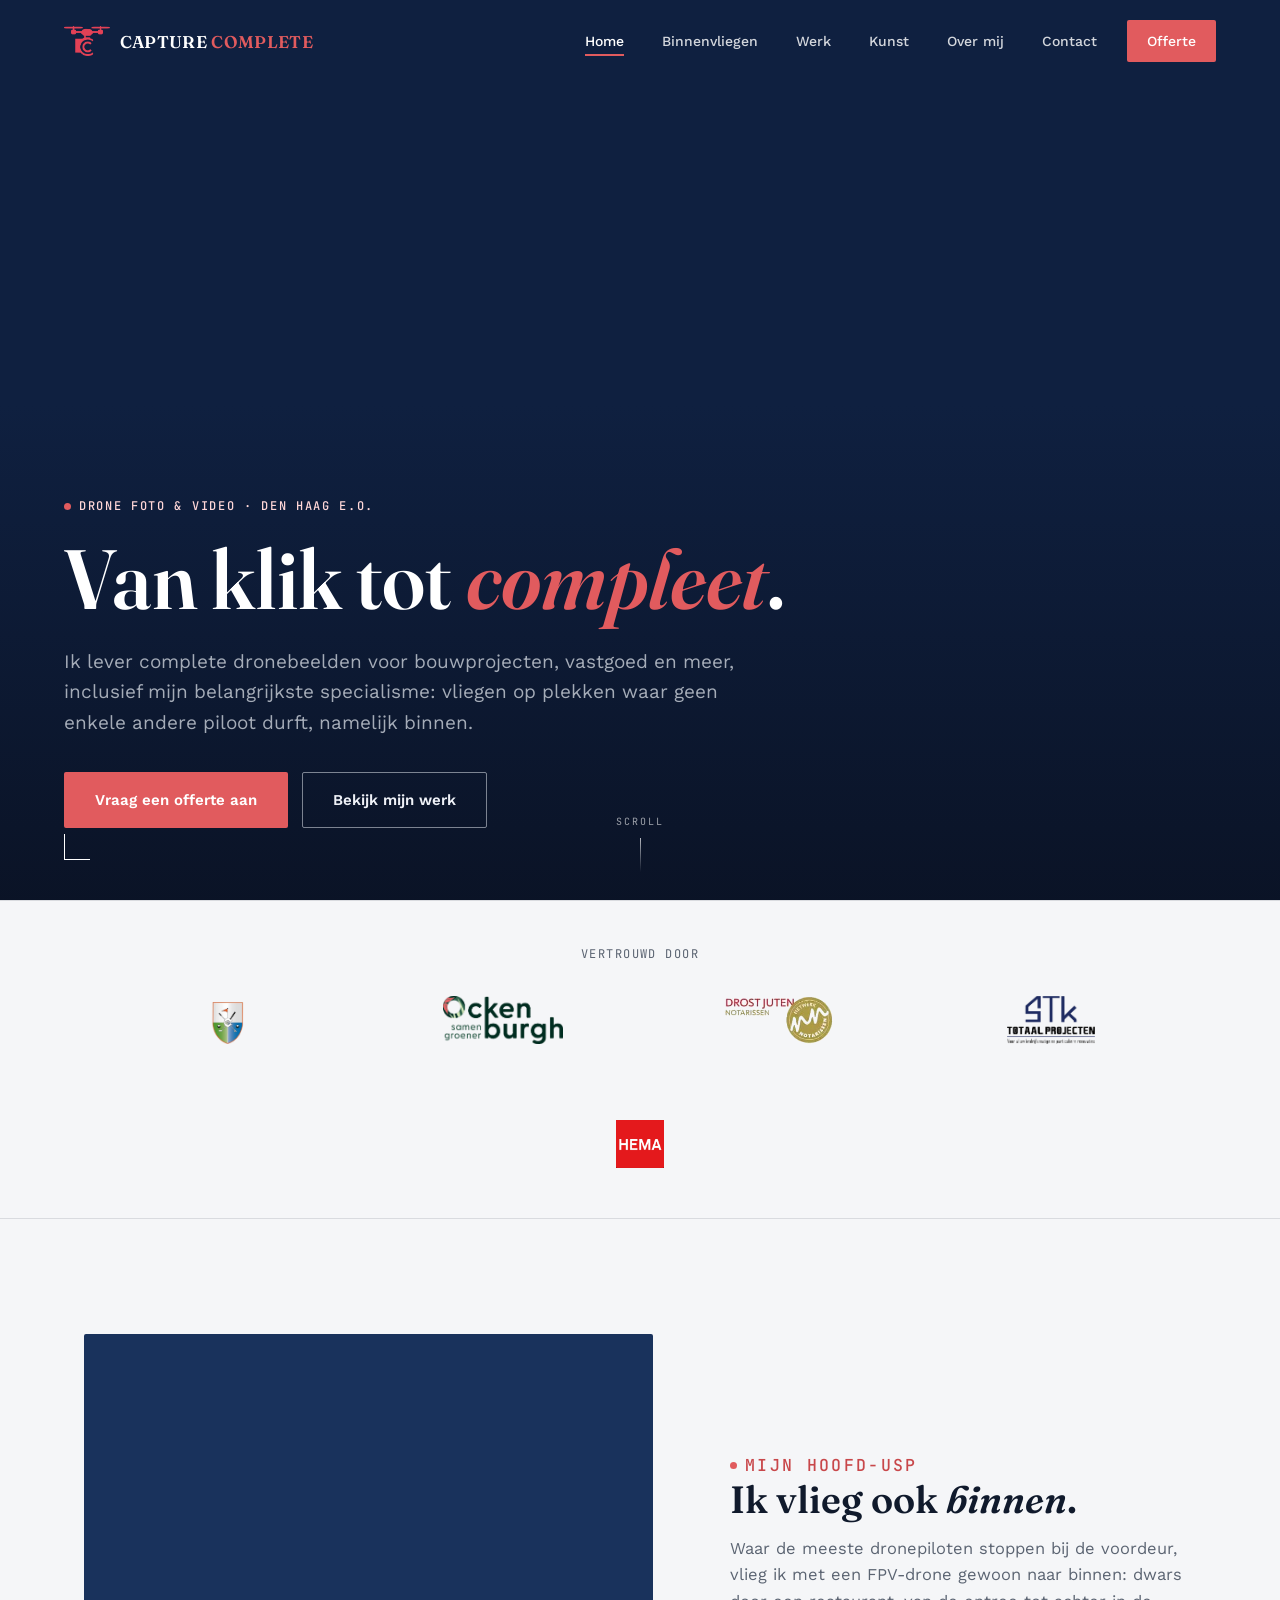
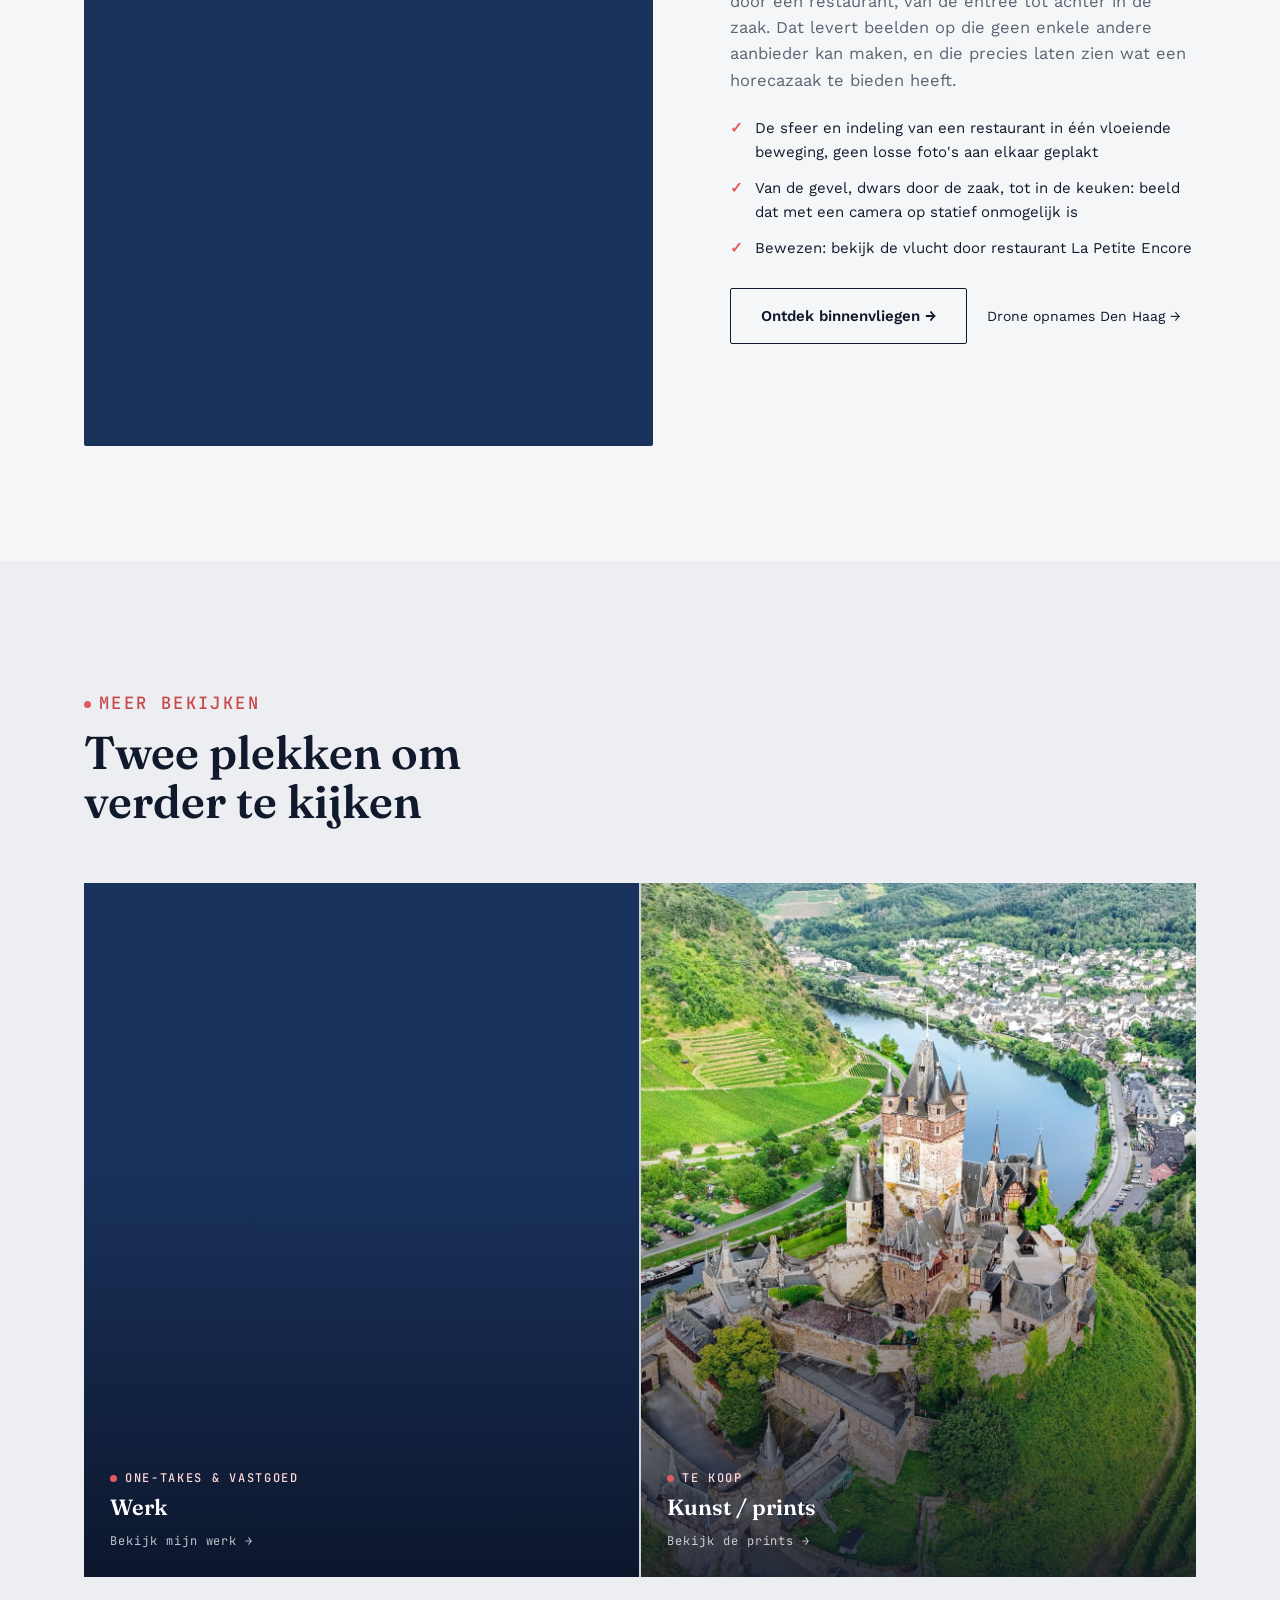
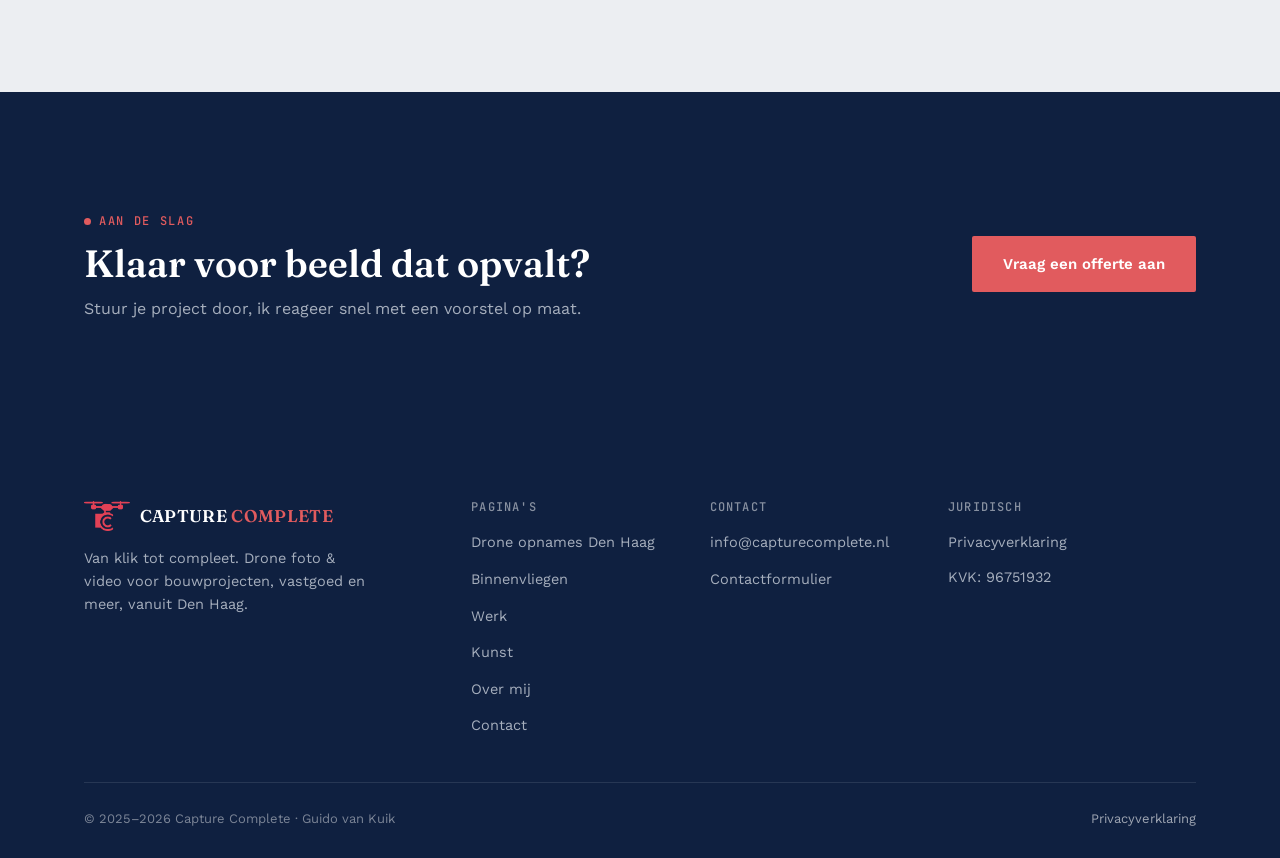
<file: index.html>
<!DOCTYPE html>
<html lang="nl">
<head>
<meta charset="UTF-8">
<meta name="viewport" content="width=device-width, initial-scale=1.0">
<title>Drone binnenvliegen in Den Haag · Capture Complete</title>
<meta name="description" content="Drone piloot in Den Haag, gespecialiseerd in binnenvliegen: restaurants, showrooms en bouwprojecten in één vloeiende opname. Vraag een offerte aan.">
<link rel="canonical" href="https://capturecomplete.nl/">
<meta property="og:type" content="website">
<meta property="og:locale" content="nl_NL">
<meta property="og:site_name" content="Capture Complete">
<meta property="og:url" content="https://capturecomplete.nl/">
<meta property="og:title" content="Drone binnenvliegen in Den Haag · Capture Complete">
<meta property="og:description" content="Drone piloot in Den Haag, gespecialiseerd in binnenvliegen: restaurants, showrooms en bouwprojecten in één vloeiende opname. Vraag een offerte aan.">
<meta name="twitter:card" content="summary">
<meta name="twitter:title" content="Drone binnenvliegen in Den Haag · Capture Complete">
<meta name="twitter:description" content="Drone piloot in Den Haag, gespecialiseerd in binnenvliegen: restaurants, showrooms en bouwprojecten in één vloeiende opname. Vraag een offerte aan.">
<link rel="icon" type="image/png" sizes="32x32" href="assets/favicon-32x32.png">
<link rel="icon" type="image/png" sizes="16x16" href="assets/favicon-16x16.png">
<link rel="apple-touch-icon" sizes="180x180" href="assets/apple-touch-icon.png">
<link rel="icon" href="assets/favicon.ico">
<link rel="stylesheet" href="css/style.css">
<script type="application/ld+json">
{
  "@context": "https://schema.org",
  "@type": "LocalBusiness",
  "name": "Capture Complete",
  "image": "https://capturecomplete.nl/assets/logo-icon-hollow-c.png",
  "url": "https://capturecomplete.nl/",
  "telephone": "+31623763653",
  "email": "info@capturecomplete.nl",
  "address": {
    "@type": "PostalAddress",
    "addressLocality": "Den Haag",
    "addressCountry": "NL"
  },
  "geo": {
    "@type": "GeoCoordinates",
    "latitude": 52.0705,
    "longitude": 4.3007
  },
  "areaServed": ["Den Haag", "Scheveningen", "Leidschendam", "Delft", "Rijswijk", "Wassenaar", "Zoetermeer", "Randstad"],
  "priceRange": "\u20ac\u20ac",
  "description": "Drone foto- en videoproducties voor bouwprojecten, vastgoed en horeca, gespecialiseerd in FPV-binnenvliegen: opnames die dwars door een pand vliegen.",
  "founder": {
    "@type": "Person",
    "name": "Guido van Kuik"
  }
}
</script>
</head>
<body>

<header class="site-header">
  <a href="index.html" class="logo">
    <img src="assets/logo-icon-hollow-c.png" alt="Capture Complete" class="logo-icon">
    <span class="logo-word">CAPTURE <b>COMPLETE</b></span>
  </a>
  <button class="nav-toggle" aria-label="Menu openen" aria-expanded="false"><span></span></button>
  <nav class="main-nav">
    <a href="index.html" class="is-active">Home</a>
    <a href="binnenvliegen.html">Binnenvliegen</a>
    <a href="werk.html">Werk</a>
    <a href="kunst.html">Kunst</a>
    <a href="over-mij.html">Over mij</a>
    <a href="contact.html">Contact</a>
    <a href="contact.html#offerte" class="nav-cta">Offerte</a>
  </nav>
</header>

<section class="hero">
<div class="hero-media">
    <video src="assets/Golfclub-Capelle.mp4" autoplay muted loop playsinline
           style="position:absolute; inset:0; width:100%; height:100%; object-fit:cover;"></video>
</div>
  <div class="hud">
    <span class="hud-corner hud-tl"></span>
    <span class="hud-corner hud-tr"></span>
    <span class="hud-corner hud-bl"></span>
    <span class="hud-corner hud-br"></span>
    <span class="hud-tag rec">REC</span>
    <span class="hud-tag coords">52.0705° N, 4.3007° E · DEN HAAG</span>
  </div>
  <div class="hero-content">
    <p class="eyebrow">Drone foto &amp; video · Den Haag e.o.</p>
    <h1>Van klik tot <em>compleet</em>.</h1>
    <p class="lede">Ik lever complete dronebeelden voor bouwprojecten, vastgoed en meer, inclusief mijn belangrijkste specialisme: vliegen op plekken waar geen enkele andere piloot durft, namelijk binnen.</p>
    <div class="hero-actions">
      <a href="contact.html#offerte" class="btn btn-coral">Vraag een offerte aan</a>
      <a href="werk.html" class="btn btn-outline-light">Bekijk mijn werk</a>
    </div>
  </div>
  <span class="scroll-cue">Scroll</span>
</section>

<div class="logo-strip">
  <div class="container">
    <p class="logo-strip-label">Vertrouwd door</p>
    <div class="logo-row">
      <div class="logo-slot"><img src="assets/logo-klant-golfclub-capelle.png" alt="Golfclub Capelle"></div>
      <div class="logo-slot"><img src="assets/logo-klant-tuincentrum-ockenburgh.png" alt="Tuincentrum Ockenburgh"></div>
      <div class="logo-slot"><img src="assets/logo-klant-drost-en-juten.png" alt="Drost & Juten"></div>
      <div class="logo-slot"><img src="assets/logo-klant-stk-totaal-projecten.png" alt="STK Totaal Projecten"></div>
      <div class="logo-slot"><img src="assets/logo-klant-hema.jpg" alt="HEMA"></div>
    </div>
  </div>
</div>

<section class="section">
  <div class="container">
    <div class="split reveal">
      <div class="split-media">
        <video src="assets/la-petite-encore.mp4" autoplay muted loop playsinline style="width:100%;height:100%;object-fit:cover;"></video>
      </div>
      <div class="split-text">
        <p class="eyebrow on-light">Mijn hoofd-USP</p>
        <h2>Ik vlieg ook <em>binnen</em>.</h2>
        <p>Waar de meeste dronepiloten stoppen bij de voordeur, vlieg ik met een FPV-drone gewoon naar binnen: dwars door een restaurant, van de entree tot achter in de zaak. Dat levert beelden op die geen enkele andere aanbieder kan maken, en die precies laten zien wat een horecazaak te bieden heeft.</p>
        <div class="list">
          <li>De sfeer en indeling van een restaurant in één vloeiende beweging, geen losse foto's aan elkaar geplakt</li>
          <li>Van de gevel, dwars door de zaak, tot in de keuken: beeld dat met een camera op statief onmogelijk is</li>
          <li>Bewezen: bekijk de vlucht door restaurant La Petite Encore</li>
        </div>
        <div style="display:flex; gap:20px; flex-wrap:wrap; align-items:center; margin-top:28px;">
          <a href="binnenvliegen.html" class="btn btn-outline">Ontdek binnenvliegen →</a>
          <a href="drone-opnames-den-haag.html" style="font-size:14px;">Drone opnames Den Haag →</a>
        </div>
      </div>
    </div>
  </div>
</section>

<section class="section bg-paper-2">
  <div class="container">
    <div class="section-head reveal">
      <p class="eyebrow on-light">Meer bekijken</p>
      <h2>Twee plekken om verder te kijken</h2>
    </div>
    <div class="teasers reveal">
      <a href="werk.html" class="teaser">
        <video src="assets/Golfclub-Capelle.mp4" autoplay muted loop playsinline style="position:absolute; inset:0; width:100%; height:100%; object-fit:cover;"></video>
        <div class="teaser-overlay">
          <p class="eyebrow">One-takes &amp; vastgoed</p>
          <h3>Werk</h3>
          <span class="arrow">Bekijk mijn werk →</span>
        </div>
      </a>
      <a href="kunst.html" class="teaser">
        <img src="assets/kunst-01.jpg" alt="Kasteel Cochem als luchtfoto print" style="position:absolute; inset:0; width:100%; height:100%; object-fit:cover;">
        <div class="teaser-overlay">
          <p class="eyebrow">Te koop</p>
          <h3>Kunst / prints</h3>
          <span class="arrow">Bekijk de prints →</span>
        </div>
      </a>
    </div>
  </div>
</section>

<section class="section bg-navy">
  <div class="container" style="display:flex; flex-wrap:wrap; align-items:center; justify-content:space-between; gap:28px;">
    <div class="reveal" style="max-width:520px;">
      <p class="eyebrow">Aan de slag</p>
      <h2 style="color:#fff; font-size:clamp(26px,3.4vw,38px); margin-top:10px;">Klaar voor beeld dat opvalt?</h2>
      <p class="muted" style="margin-top:12px;">Stuur je project door, ik reageer snel met een voorstel op maat.</p>
    </div>
    <div class="reveal" style="display:flex; gap:14px; flex-wrap:wrap;">
      <a href="contact.html#offerte" class="btn btn-coral">Vraag een offerte aan</a>
    </div>
  </div>
</section>

<footer class="site-footer">
  <div class="container">
    <div class="footer-top">
      <div class="footer-brand">
        <div class="logo">
          <img src="assets/logo-icon-hollow-c.png" alt="Capture Complete" class="logo-icon">
          <span class="logo-word">CAPTURE <b>COMPLETE</b></span>
        </div>
        <p>Van klik tot compleet. Drone foto &amp; video voor bouwprojecten, vastgoed en meer, vanuit Den Haag.</p>
      </div>
      <div class="footer-col">
        <h4>Pagina's</h4>
        <ul>
          <li><a href="drone-opnames-den-haag.html">Drone opnames Den Haag</a></li>
          <li><a href="binnenvliegen.html">Binnenvliegen</a></li>
          <li><a href="werk.html">Werk</a></li>
          <li><a href="kunst.html">Kunst</a></li>
          <li><a href="over-mij.html">Over mij</a></li>
          <li><a href="contact.html">Contact</a></li>
        </ul>
      </div>
      <div class="footer-col">
        <h4>Contact</h4>
        <ul>
          <li><a href="mailto:info@capturecomplete.nl">info@capturecomplete.nl</a></li>
          <li><a href="contact.html">Contactformulier</a></li>
        </ul>
      </div>
      <div class="footer-col">
        <h4>Juridisch</h4>
        <ul>
          <li><a href="privacy.html">Privacyverklaring</a></li>
          <li class="kvk-note">KVK: 96751932</li>
        </ul>
      </div>
    </div>
    <div class="footer-bottom">
      <span>© <span id="copyright-year"></span> Capture Complete · Guido van Kuik</span>
      <div class="legal-links">
        <a href="privacy.html">Privacyverklaring</a>
      </div>
    </div>
  </div>
</footer>

<script>(function(){var y=new Date().getFullYear();document.getElementById('copyright-year').textContent = y>2025 ? '2025–'+y : '2025';})();</script>
<script src="js/main.js"></script>
</body>
</html>
</file>
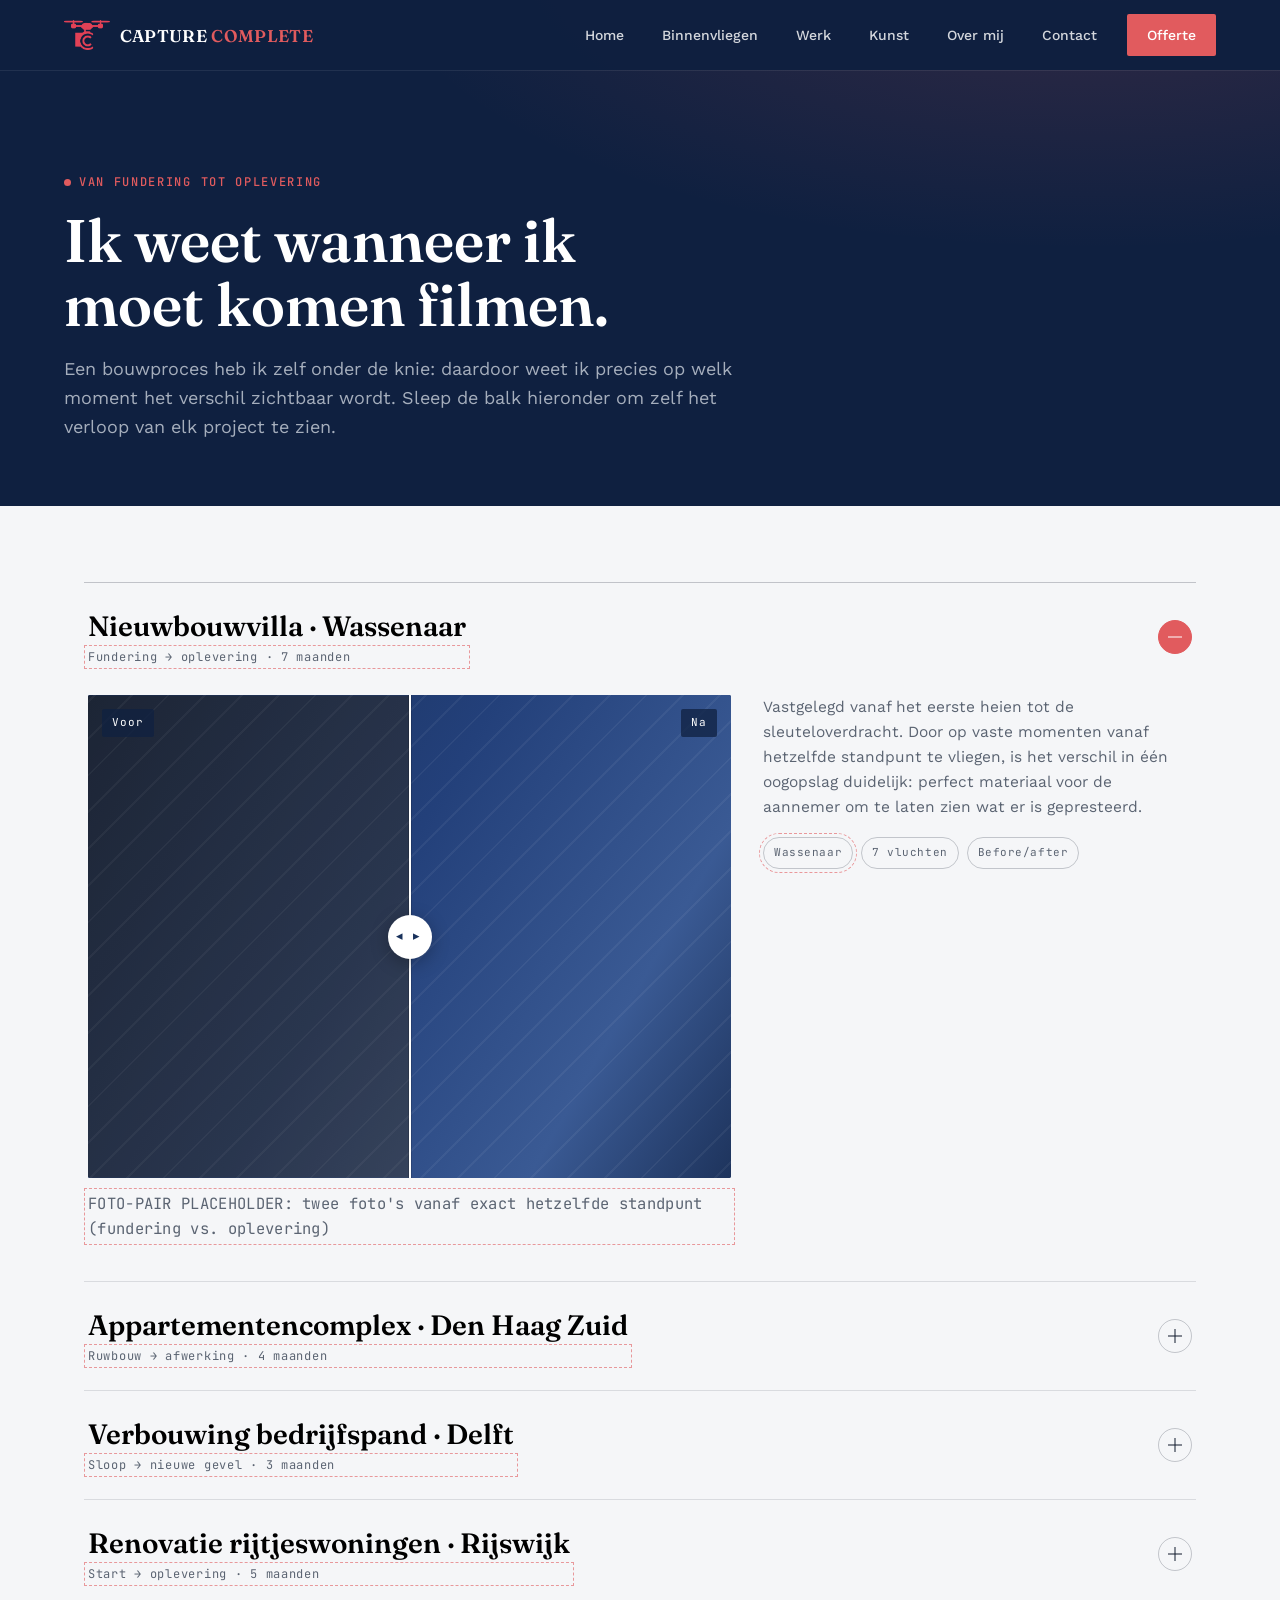
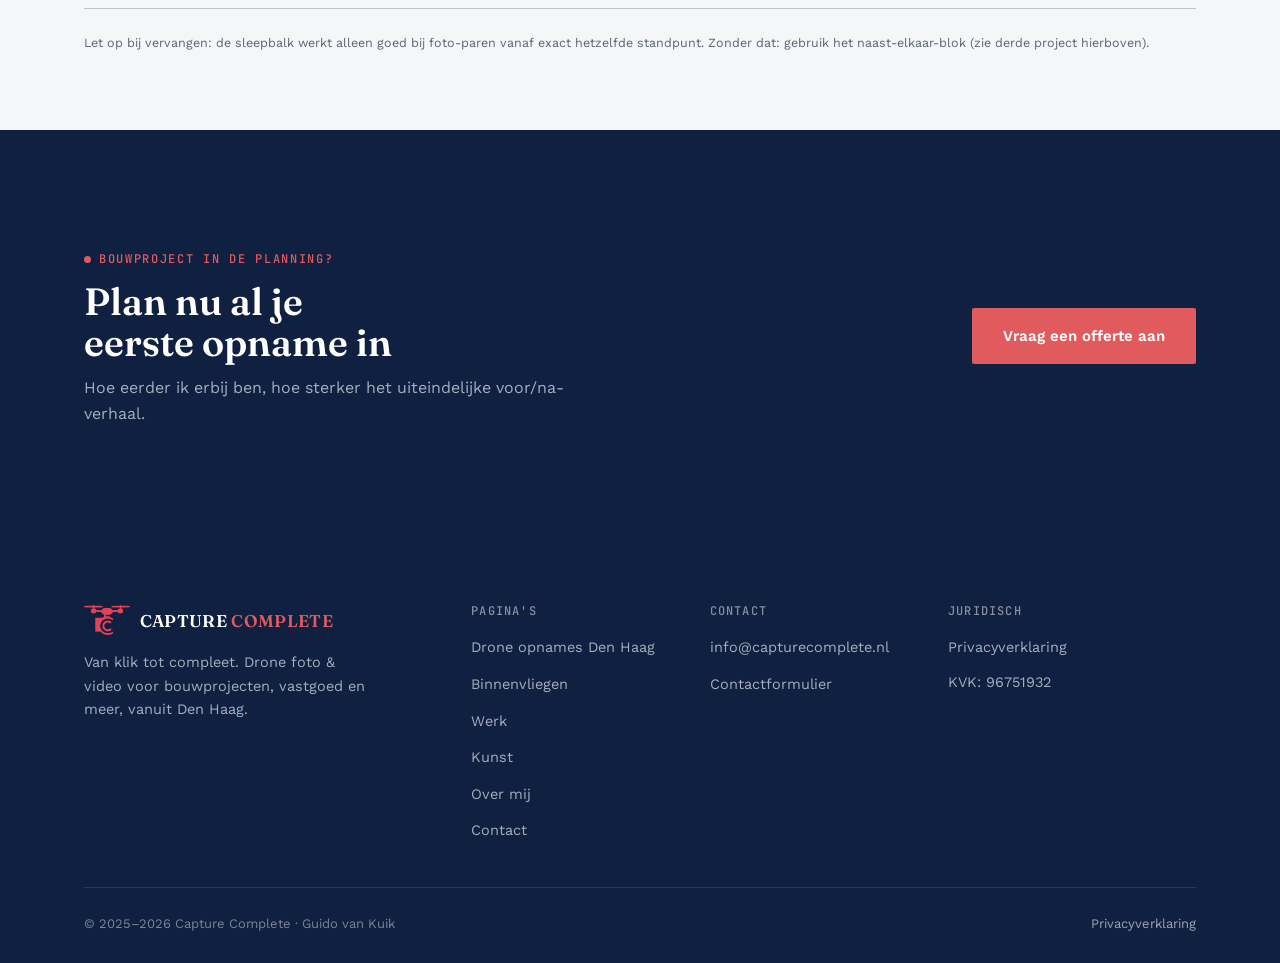
<file: bouwprojecten.html>
<!DOCTYPE html>
<html lang="nl">
<head>
<meta charset="UTF-8">
<meta name="viewport" content="width=device-width, initial-scale=1.0">
<title>Bouwprojecten · Capture Complete</title>
<meta name="description" content="Voor/na-reportages van bouwprojecten: van fundering tot oplevering, vastgelegd vanuit hetzelfde standpunt. Bekijk het verloop per project.">
<link rel="canonical" href="https://capturecomplete.nl/bouwprojecten.html">
<meta property="og:type" content="website">
<meta property="og:locale" content="nl_NL">
<meta property="og:site_name" content="Capture Complete">
<meta property="og:url" content="https://capturecomplete.nl/bouwprojecten.html">
<meta property="og:title" content="Bouwprojecten · Capture Complete">
<meta property="og:description" content="Voor/na-reportages van bouwprojecten: van fundering tot oplevering, vastgelegd vanuit hetzelfde standpunt. Bekijk het verloop per project.">
<meta name="twitter:card" content="summary">
<meta name="twitter:title" content="Bouwprojecten · Capture Complete">
<meta name="twitter:description" content="Voor/na-reportages van bouwprojecten: van fundering tot oplevering, vastgelegd vanuit hetzelfde standpunt. Bekijk het verloop per project.">
<link rel="icon" type="image/png" sizes="32x32" href="assets/favicon-32x32.png">
<link rel="icon" type="image/png" sizes="16x16" href="assets/favicon-16x16.png">
<link rel="apple-touch-icon" sizes="180x180" href="assets/apple-touch-icon.png">
<link rel="icon" href="assets/favicon.ico">
<link rel="stylesheet" href="css/style.css">
<script type="application/ld+json">
{
  "@context": "https://schema.org",
  "@type": "LocalBusiness",
  "name": "Capture Complete",
  "image": "https://capturecomplete.nl/assets/logo-icon-hollow-c.png",
  "url": "https://capturecomplete.nl/bouwprojecten.html",
  "telephone": "+31623763653",
  "email": "info@capturecomplete.nl",
  "address": {
    "@type": "PostalAddress",
    "addressLocality": "Den Haag",
    "addressCountry": "NL"
  },
  "geo": {
    "@type": "GeoCoordinates",
    "latitude": 52.0705,
    "longitude": 4.3007
  },
  "areaServed": ["Den Haag", "Scheveningen", "Leidschendam", "Delft", "Rijswijk", "Wassenaar", "Zoetermeer", "Randstad"],
  "priceRange": "\u20ac\u20ac",
  "description": "Drone foto- en videoproducties voor bouwprojecten, vastgoed en horeca, gespecialiseerd in FPV-binnenvliegen: opnames die dwars door een pand vliegen.",
  "founder": {
    "@type": "Person",
    "name": "Guido van Kuik"
  }
}
</script>
</head>
<body>

<header class="site-header no-hero">
  <a href="index.html" class="logo">
    <img src="assets/logo-icon-hollow-c.png" alt="Capture Complete" class="logo-icon">
    <span class="logo-word">CAPTURE <b>COMPLETE</b></span>
  </a>
  <button class="nav-toggle" aria-label="Menu openen" aria-expanded="false"><span></span></button>
  <nav class="main-nav">
    <a href="index.html">Home</a>
    <a href="binnenvliegen.html">Binnenvliegen</a>
    <a href="werk.html">Werk</a>
    <a href="kunst.html">Kunst</a>
    <a href="over-mij.html">Over mij</a>
    <a href="contact.html">Contact</a>
    <a href="contact.html#offerte" class="nav-cta">Offerte</a>
  </nav>
</header>

<section class="page-hero">
  <div class="page-hero-inner">
    <p class="eyebrow">Van fundering tot oplevering</p>
    <h1>Ik weet wanneer ik moet komen filmen.</h1>
    <p class="lede">Een bouwproces heb ik zelf onder de knie: daardoor weet ik precies op welk moment het verschil zichtbaar wordt. Sleep de balk hieronder om zelf het verloop van elk project te zien.</p>
  </div>
</section>

<section class="section-tight">
  <div class="container">

    <div class="projects-list">

      <div class="project-item is-open">
        <button class="project-trigger" aria-expanded="true">
          <span>
            <span class="p-name">Nieuwbouwvilla · Wassenaar</span>
            <span class="p-meta replace-me">Fundering → oplevering · 7 maanden</span>
          </span>
          <span class="p-plus"></span>
        </button>
        <div class="project-panel">
          <div class="project-panel-inner">
            <div class="project-body">
              <div>
                <div class="ba-slider">
                  <span class="ba-tag before">Voor</span>
                  <span class="ba-tag after">Na</span>
                  <div class="ba-media ba-after">
                    <div class="media-placeholder"></div>
                  </div>
                  <div class="ba-media ba-before">
                    <div class="media-placeholder"></div>
                  </div>
                  <div class="ba-handle"><span class="ba-grip"></span></div>
                  <input type="range" class="ba-range" min="0" max="100" value="50" aria-label="Sleep om voor en na te vergelijken">
                </div>
                <p class="ba-note replace-me">FOTO-PAIR PLACEHOLDER: twee foto's vanaf exact hetzelfde standpunt (fundering vs. oplevering)</p>
              </div>
              <div>
                <p>Vastgelegd vanaf het eerste heien tot de sleuteloverdracht. Door op vaste momenten vanaf hetzelfde standpunt te vliegen, is het verschil in één oogopslag duidelijk: perfect materiaal voor de aannemer om te laten zien wat er is gepresteerd.</p>
                <div class="tags">
                  <span class="tag replace-me">Wassenaar</span>
                  <span class="tag">7 vluchten</span>
                  <span class="tag">Before/after</span>
                </div>
              </div>
            </div>
          </div>
        </div>
      </div>

      <div class="project-item">
        <button class="project-trigger" aria-expanded="false">
          <span>
            <span class="p-name">Appartementencomplex · Den Haag Zuid</span>
            <span class="p-meta replace-me">Ruwbouw → afwerking · 4 maanden</span>
          </span>
          <span class="p-plus"></span>
        </button>
        <div class="project-panel">
          <div class="project-panel-inner">
            <div class="project-body">
              <div>
                <div class="ba-slider">
                  <span class="ba-tag before">Voor</span>
                  <span class="ba-tag after">Na</span>
                  <div class="ba-media ba-after">
                    <div class="media-placeholder"></div>
                  </div>
                  <div class="ba-media ba-before">
                    <div class="media-placeholder"></div>
                  </div>
                  <div class="ba-handle"><span class="ba-grip"></span></div>
                  <input type="range" class="ba-range" min="0" max="100" value="50" aria-label="Sleep om voor en na te vergelijken">
                </div>
                <p class="ba-note replace-me">FOTO-PAIR PLACEHOLDER: zelfde standpunt, ruwbouw vs. afwerking</p>
              </div>
              <div>
                <p>Voor de projectontwikkelaar maandelijks vastgelegd, zodat investeerders op afstand de voortgang konden volgen zonder zelf langs te komen.</p>
                <div class="tags">
                  <span class="tag replace-me">Den Haag Zuid</span>
                  <span class="tag">Maandelijkse update</span>
                  <span class="tag">Before/after</span>
                </div>
              </div>
            </div>
          </div>
        </div>
      </div>

      <div class="project-item">
        <button class="project-trigger" aria-expanded="false">
          <span>
            <span class="p-name">Verbouwing bedrijfspand · Delft</span>
            <span class="p-meta replace-me">Sloop → nieuwe gevel · 3 maanden</span>
          </span>
          <span class="p-plus"></span>
        </button>
        <div class="project-panel">
          <div class="project-panel-inner">
            <div class="project-body">
              <div>
                <p class="ba-note" style="margin-top:0; margin-bottom:12px;">Geen identiek standpunt beschikbaar, daarom naast elkaar getoond:</p>
                <div class="pair-side">
                  <div class="media-placeholder"></div>
                  <div class="media-placeholder"></div>
                </div>
                <p class="ba-note replace-me">FOTO PLACEHOLDER: voor (links) en na (rechts), verschillende standpunten</p>
              </div>
              <div>
                <p>Bij deze verbouwing verschilden de veilige vlieglocaties per fase, waardoor voor en na niet vanaf hetzelfde standpunt konden. In zo'n geval toon ik de foto's naast elkaar in plaats van met een sleepbalk.</p>
                <div class="tags">
                  <span class="tag replace-me">Delft</span>
                  <span class="tag">Naast elkaar</span>
                </div>
              </div>
            </div>
          </div>
        </div>
      </div>

      <div class="project-item">
        <button class="project-trigger" aria-expanded="false">
          <span>
            <span class="p-name">Renovatie rijtjeswoningen · Rijswijk</span>
            <span class="p-meta replace-me">Start → oplevering · 5 maanden</span>
          </span>
          <span class="p-plus"></span>
        </button>
        <div class="project-panel">
          <div class="project-panel-inner">
            <div class="project-body">
              <div>
                <div class="ba-slider">
                  <span class="ba-tag before">Voor</span>
                  <span class="ba-tag after">Na</span>
                  <div class="ba-media ba-after">
                    <div class="media-placeholder"></div>
                  </div>
                  <div class="ba-media ba-before">
                    <div class="media-placeholder"></div>
                  </div>
                  <div class="ba-handle"><span class="ba-grip"></span></div>
                  <input type="range" class="ba-range" min="0" max="100" value="50" aria-label="Sleep om voor en na te vergelijken">
                </div>
                <p class="ba-note replace-me">FOTO-PAIR PLACEHOLDER: zelfde standpunt, start vs. oplevering</p>
              </div>
              <div>
                <p>Een blok van acht rijtjeswoningen, in fases gerenoveerd. De voor/na-beelden per fase zijn gebruikt in de verkoopbrochure van de makelaar.</p>
                <div class="tags">
                  <span class="tag replace-me">Rijswijk</span>
                  <span class="tag">Makelaar-materiaal</span>
                </div>
              </div>
            </div>
          </div>
        </div>
      </div>

    </div>

    <p class="form-note" style="margin-top:24px;">Let op bij vervangen: de sleepbalk werkt alleen goed bij foto-paren vanaf exact hetzelfde standpunt. Zonder dat: gebruik het naast-elkaar-blok (zie derde project hierboven).</p>
  </div>
</section>

<section class="section bg-navy">
  <div class="container" style="display:flex; flex-wrap:wrap; align-items:center; justify-content:space-between; gap:28px;">
    <div class="reveal" style="max-width:520px;">
      <p class="eyebrow">Bouwproject in de planning?</p>
      <h2 style="color:#fff; font-size:clamp(26px,3.4vw,38px); margin-top:10px;">Plan nu al je eerste opname in</h2>
      <p class="muted" style="margin-top:12px;">Hoe eerder ik erbij ben, hoe sterker het uiteindelijke voor/na-verhaal.</p>
    </div>
    <div class="reveal" style="display:flex; gap:14px; flex-wrap:wrap;">
      <a href="contact.html#offerte" class="btn btn-coral">Vraag een offerte aan</a>
    </div>
  </div>
</section>

<footer class="site-footer">
  <div class="container">
    <div class="footer-top">
      <div class="footer-brand">
        <div class="logo">
          <img src="assets/logo-icon-hollow-c.png" alt="Capture Complete" class="logo-icon">
          <span class="logo-word">CAPTURE <b>COMPLETE</b></span>
        </div>
        <p>Van klik tot compleet. Drone foto &amp; video voor bouwprojecten, vastgoed en meer, vanuit Den Haag.</p>
      </div>
      <div class="footer-col">
        <h4>Pagina's</h4>
        <ul>
          <li><a href="drone-opnames-den-haag.html">Drone opnames Den Haag</a></li>
          <li><a href="binnenvliegen.html">Binnenvliegen</a></li>
          <li><a href="werk.html">Werk</a></li>
          <li><a href="kunst.html">Kunst</a></li>
          <li><a href="over-mij.html">Over mij</a></li>
          <li><a href="contact.html">Contact</a></li>
        </ul>
      </div>
      <div class="footer-col">
        <h4>Contact</h4>
        <ul>
          <li><a href="mailto:info@capturecomplete.nl">info@capturecomplete.nl</a></li>
          <li><a href="contact.html">Contactformulier</a></li>
        </ul>
      </div>
      <div class="footer-col">
        <h4>Juridisch</h4>
        <ul>
          <li><a href="privacy.html">Privacyverklaring</a></li>
          <li class="kvk-note">KVK: 96751932</li>
        </ul>
      </div>
    </div>
    <div class="footer-bottom">
      <span>© <span id="copyright-year"></span> Capture Complete · Guido van Kuik</span>
      <div class="legal-links">
        <a href="privacy.html">Privacyverklaring</a>
      </div>
    </div>
  </div>
</footer>


<script>(function(){var y=new Date().getFullYear();document.getElementById('copyright-year').textContent = y>2025 ? '2025–'+y : '2025';})();</script>
<script src="js/main.js"></script>
</body>
</html>
</file>
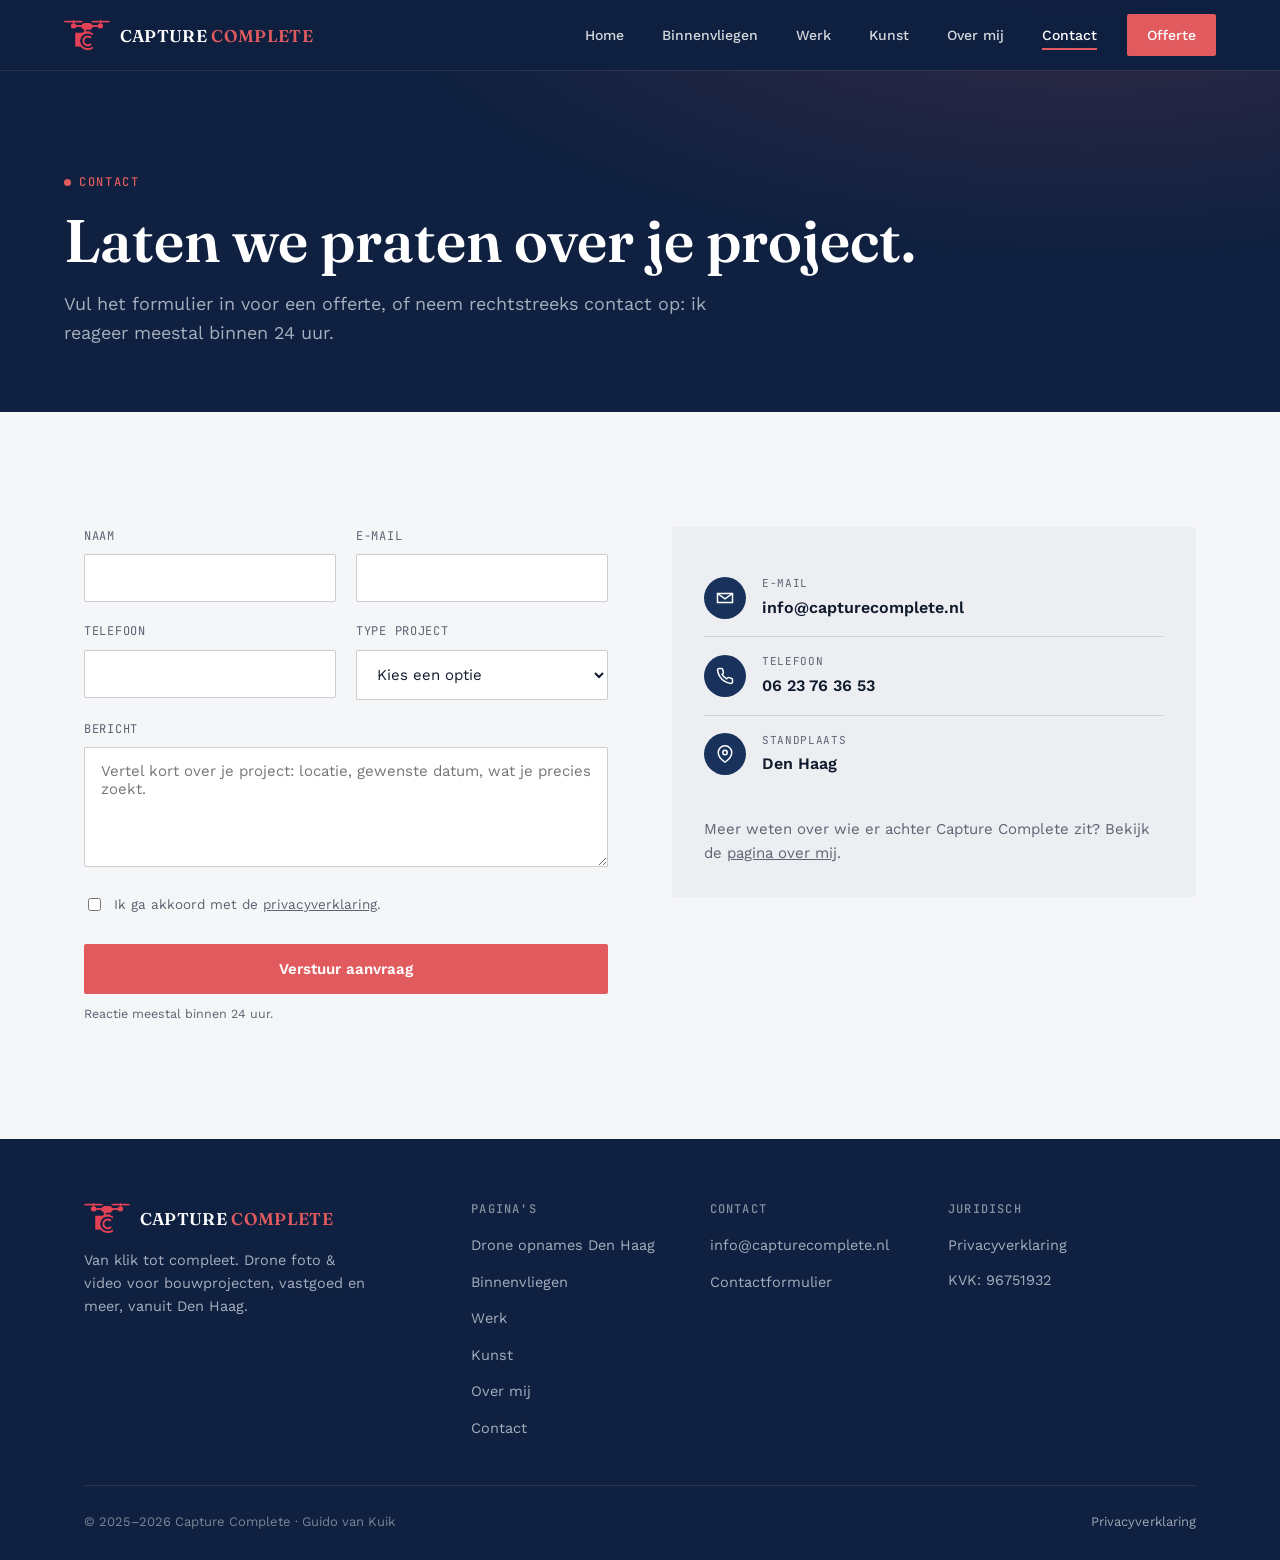
<file: contact.html>
<!DOCTYPE html>
<html lang="nl">
<head>
<meta charset="UTF-8">
<meta name="viewport" content="width=device-width, initial-scale=1.0">
<title>Contact · Capture Complete</title>
<meta name="description" content="Vraag direct een offerte aan bij Capture Complete via het formulier, of neem rechtstreeks contact op.">
<link rel="canonical" href="https://capturecomplete.nl/contact.html">
<meta property="og:type" content="website">
<meta property="og:locale" content="nl_NL">
<meta property="og:site_name" content="Capture Complete">
<meta property="og:url" content="https://capturecomplete.nl/contact.html">
<meta property="og:title" content="Contact · Capture Complete">
<meta property="og:description" content="Vraag direct een offerte aan bij Capture Complete via het formulier, of neem rechtstreeks contact op.">
<meta name="twitter:card" content="summary">
<meta name="twitter:title" content="Contact · Capture Complete">
<meta name="twitter:description" content="Vraag direct een offerte aan bij Capture Complete via het formulier, of neem rechtstreeks contact op.">
<link rel="icon" type="image/png" sizes="32x32" href="assets/favicon-32x32.png">
<link rel="icon" type="image/png" sizes="16x16" href="assets/favicon-16x16.png">
<link rel="apple-touch-icon" sizes="180x180" href="assets/apple-touch-icon.png">
<link rel="icon" href="assets/favicon.ico">
<link rel="stylesheet" href="css/style.css">
<script type="application/ld+json">
{
  "@context": "https://schema.org",
  "@type": "LocalBusiness",
  "name": "Capture Complete",
  "image": "https://capturecomplete.nl/assets/logo-icon-hollow-c.png",
  "url": "https://capturecomplete.nl/contact.html",
  "telephone": "+31623763653",
  "email": "info@capturecomplete.nl",
  "address": {
    "@type": "PostalAddress",
    "addressLocality": "Den Haag",
    "addressCountry": "NL"
  },
  "geo": {
    "@type": "GeoCoordinates",
    "latitude": 52.0705,
    "longitude": 4.3007
  },
  "areaServed": ["Den Haag", "Scheveningen", "Leidschendam", "Delft", "Rijswijk", "Wassenaar", "Zoetermeer", "Randstad"],
  "priceRange": "\u20ac\u20ac",
  "description": "Drone foto- en videoproducties voor bouwprojecten, vastgoed en horeca, gespecialiseerd in FPV-binnenvliegen: opnames die dwars door een pand vliegen.",
  "founder": {
    "@type": "Person",
    "name": "Guido van Kuik"
  }
}
</script>
</head>
<body>

<header class="site-header no-hero">
  <a href="index.html" class="logo">
    <img src="assets/logo-icon-hollow-c.png" alt="Capture Complete" class="logo-icon">
    <span class="logo-word">CAPTURE <b>COMPLETE</b></span>
  </a>
  <button class="nav-toggle" aria-label="Menu openen" aria-expanded="false"><span></span></button>
  <nav class="main-nav">
    <a href="index.html">Home</a>
    <a href="binnenvliegen.html">Binnenvliegen</a>
    <a href="werk.html">Werk</a>
    <a href="kunst.html">Kunst</a>
    <a href="over-mij.html">Over mij</a>
    <a href="contact.html" class="is-active">Contact</a>
    <a href="contact.html#offerte" class="nav-cta">Offerte</a>
  </nav>
</header>

<section class="page-hero">
  <div class="page-hero-inner">
    <p class="eyebrow">Contact</p>
    <h1>Laten we praten over je project.</h1>
    <p class="lede">Vul het formulier in voor een offerte, of neem rechtstreeks contact op: ik reageer meestal binnen 24 uur.</p>
  </div>
</section>

<section class="section" id="offerte">
  <div class="container">
    <div class="contact-grid">
      <div class="reveal">
        <form id="offerte-form" action="https://formspree.io/f/mgavebqj" method="POST">
          <input type="hidden" name="_subject" value="Nieuwe offerteaanvraag · Capture Complete">
          <input type="text" name="_gotcha" style="display:none">

          <div class="form-row-2">
            <div class="form-group">
              <label for="naam">Naam</label>
              <input type="text" id="naam" name="Naam" required autocomplete="name">
            </div>
            <div class="form-group">
              <label for="email">E-mail</label>
              <input type="email" id="email" name="E-mail" required autocomplete="email">
            </div>
          </div>
          <div class="form-row-2">
            <div class="form-group">
              <label for="telefoon">Telefoon</label>
              <input type="tel" id="telefoon" name="Telefoon" autocomplete="tel">
            </div>
            <div class="form-group">
              <label for="type-project">Type project</label>
              <select id="type-project" name="Type project" required>
                <option value="">Kies een optie</option>
                <option value="Vastgoed">Vastgoed</option>
                <option value="Binnenvliegen">Binnenvliegen</option>
                <option value="Bruiloft/portret">Bruiloft of portret</option>
                <option value="Print">Print / kunst</option>
                <option value="Anders">Anders</option>
              </select>
            </div>
          </div>
          <div class="form-group">
            <label for="bericht">Bericht</label>
            <textarea id="bericht" name="Bericht" rows="5" required placeholder="Vertel kort over je project: locatie, gewenste datum, wat je precies zoekt."></textarea>
          </div>
          <div class="form-group" style="display:flex; gap:10px; align-items:flex-start;">
            <input type="checkbox" id="akkoord" required style="width:auto; margin-top:4px;">
            <label for="akkoord" style="text-transform:none; letter-spacing:0; font-family:var(--f-body); font-size:13.5px; color:var(--muted);">Ik ga akkoord met de <a href="privacy.html" style="text-decoration:underline;">privacyverklaring</a>.</label>
          </div>
          <button type="submit" class="btn btn-coral btn-block">Verstuur aanvraag</button>
          <div id="form-status" class="form-status" role="status"></div>
          <p class="form-note">Reactie meestal binnen 24 uur.</p>
        </form>
      </div>

      <div class="reveal">
        <div class="contact-side">
          <div class="contact-method">
            <span class="icon"><svg viewBox="0 0 24 24" fill="none" stroke="currentColor" stroke-width="2"><path d="M4 4h16v16H4z" opacity="0"/><path d="M22 6 12 13 2 6"/><path d="M2 6h20v12H2z"/></svg></span>
            <div><div class="label">E-mail</div><div class="value"><a href="mailto:info@capturecomplete.nl">info@capturecomplete.nl</a></div></div>
          </div>
          <div class="contact-method">
            <span class="icon"><svg viewBox="0 0 24 24" fill="none" stroke="currentColor" stroke-width="2"><path d="M22 16.92v3a2 2 0 0 1-2.18 2 19.79 19.79 0 0 1-8.63-3.07 19.5 19.5 0 0 1-6-6 19.79 19.79 0 0 1-3.07-8.67A2 2 0 0 1 4.11 2h3a2 2 0 0 1 2 1.72c.127.96.361 1.903.7 2.81a2 2 0 0 1-.45 2.11L8.09 9.91a16 16 0 0 0 6 6l1.27-1.27a2 2 0 0 1 2.11-.45c.907.339 1.85.573 2.81.7A2 2 0 0 1 22 16.92z"/></svg></span>
            <div><div class="label">Telefoon</div><div class="value"><a href="tel:+31623763653">06 23 76 36 53</a></div></div>
          </div>
          <div class="contact-method">
            <span class="icon"><svg viewBox="0 0 24 24" fill="none" stroke="currentColor" stroke-width="2"><path d="M21 10c0 7-9 13-9 13S3 17 3 10a9 9 0 0 1 18 0z"/><circle cx="12" cy="10" r="3"/></svg></span>
            <div><div class="label">Standplaats</div><div class="value">Den Haag</div></div>
          </div>
          <p class="muted" style="margin-top:24px; font-size:15px;">Meer weten over wie er achter Capture Complete zit? Bekijk de <a href="over-mij.html" style="text-decoration:underline;">pagina over mij</a>.</p>
        </div>
      </div>
    </div>
  </div>
</section>

<footer class="site-footer">
  <div class="container">
    <div class="footer-top">
      <div class="footer-brand">
        <div class="logo">
          <img src="assets/logo-icon-hollow-c.png" alt="Capture Complete" class="logo-icon">
          <span class="logo-word">CAPTURE <b>COMPLETE</b></span>
        </div>
        <p>Van klik tot compleet. Drone foto &amp; video voor bouwprojecten, vastgoed en meer, vanuit Den Haag.</p>
      </div>
      <div class="footer-col">
        <h4>Pagina's</h4>
        <ul>
          <li><a href="drone-opnames-den-haag.html">Drone opnames Den Haag</a></li>
          <li><a href="binnenvliegen.html">Binnenvliegen</a></li>
          <li><a href="werk.html">Werk</a></li>
          <li><a href="kunst.html">Kunst</a></li>
          <li><a href="over-mij.html">Over mij</a></li>
          <li><a href="contact.html">Contact</a></li>
        </ul>
      </div>
      <div class="footer-col">
        <h4>Contact</h4>
        <ul>
          <li><a href="mailto:info@capturecomplete.nl">info@capturecomplete.nl</a></li>
          <li><a href="contact.html">Contactformulier</a></li>
        </ul>
      </div>
      <div class="footer-col">
        <h4>Juridisch</h4>
        <ul>
          <li><a href="privacy.html">Privacyverklaring</a></li>
          <li class="kvk-note">KVK: 96751932</li>
        </ul>
      </div>
    </div>
    <div class="footer-bottom">
      <span>© <span id="copyright-year"></span> Capture Complete · Guido van Kuik</span>
      <div class="legal-links">
        <a href="privacy.html">Privacyverklaring</a>
      </div>
    </div>
  </div>
</footer>


<script>(function(){var y=new Date().getFullYear();document.getElementById('copyright-year').textContent = y>2025 ? '2025–'+y : '2025';})();</script>
<script src="js/main.js"></script>
</body>
</html>
</file>
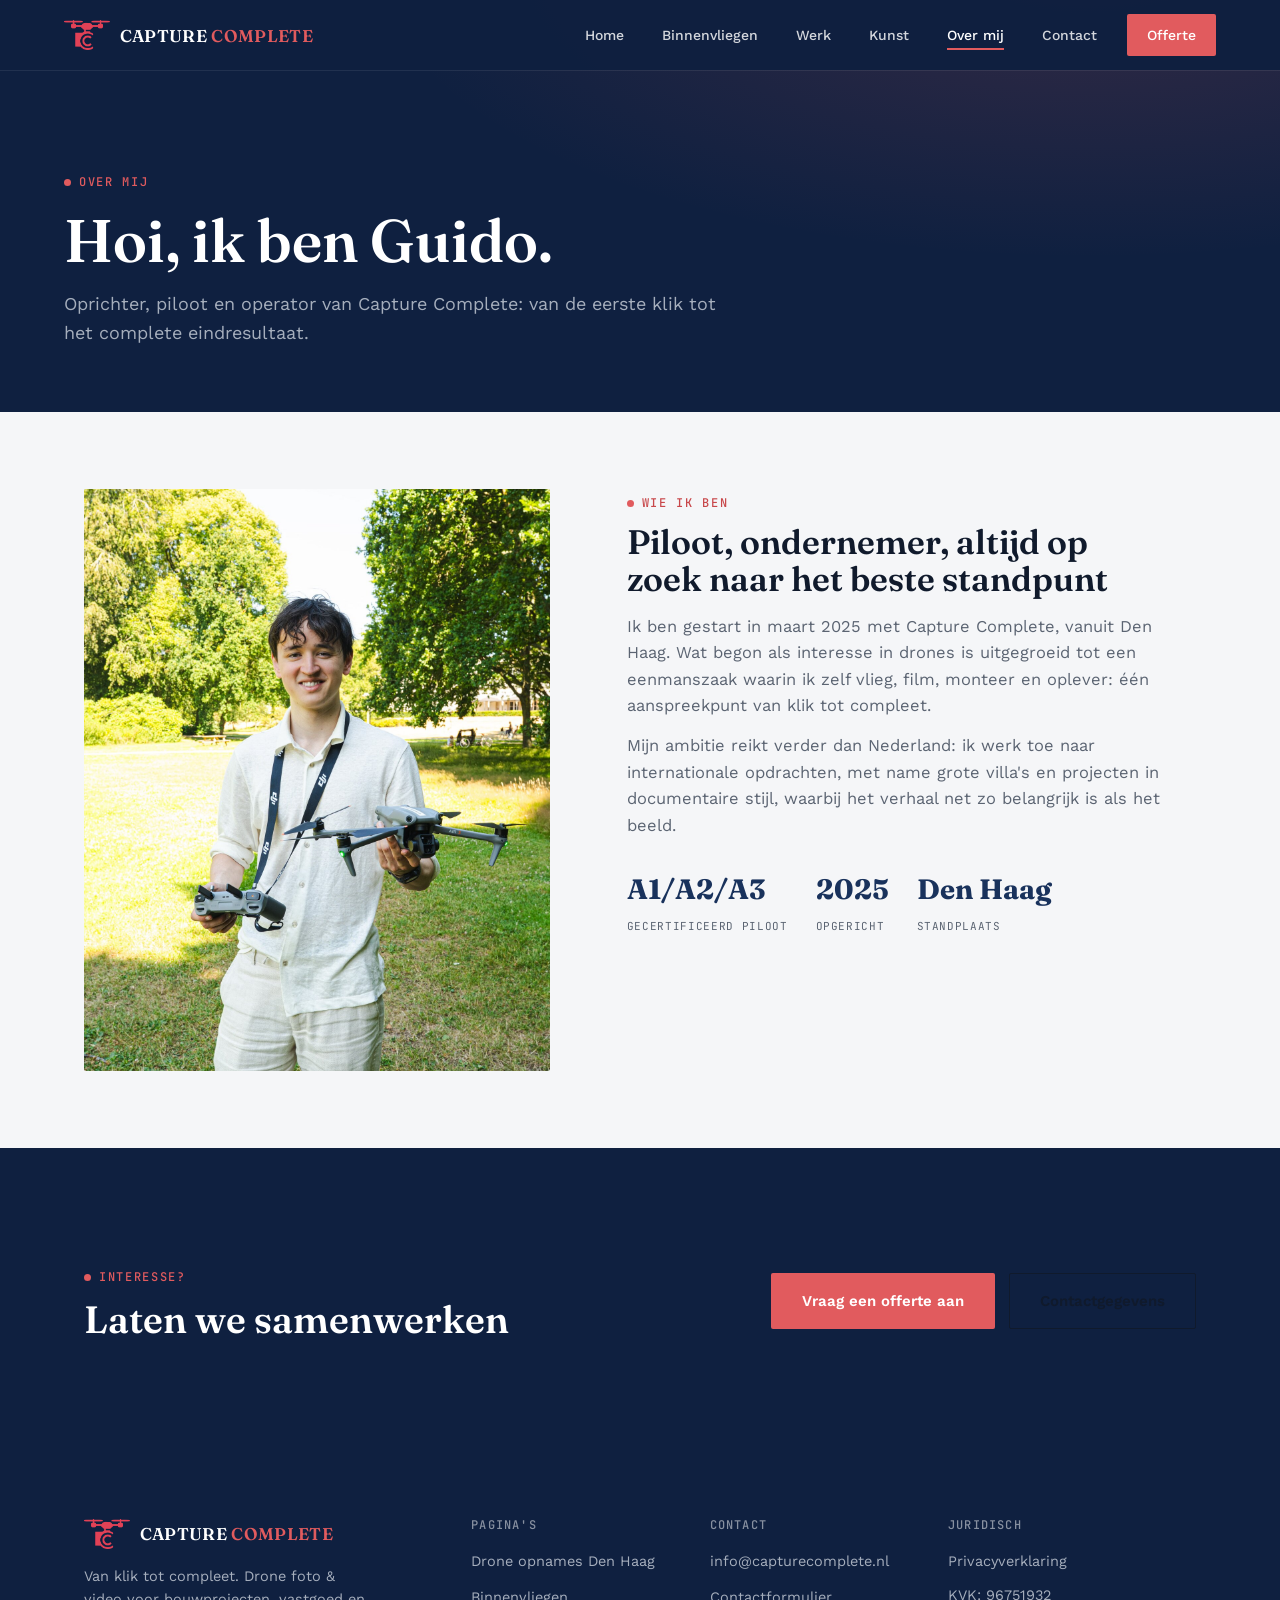
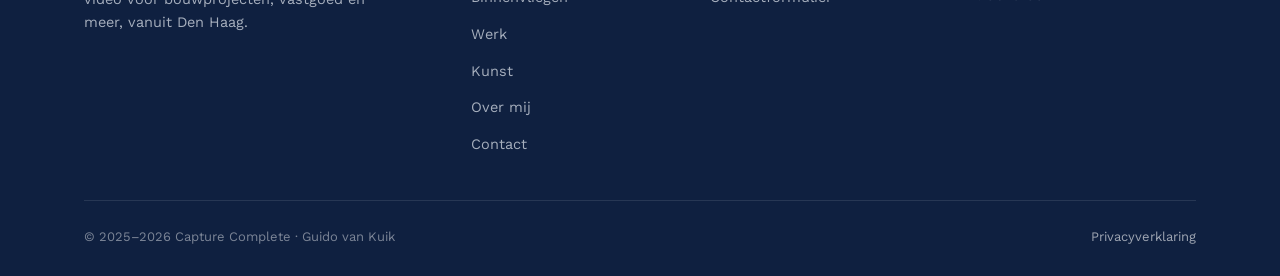
<file: over-mij.html>
<!DOCTYPE html>
<html lang="nl">
<head>
<meta charset="UTF-8">
<meta name="viewport" content="width=device-width, initial-scale=1.0">
<title>Over mij · Capture Complete</title>
<meta name="description" content="Maak kennis met Guido, oprichter en piloot van Capture Complete: drone foto en video vanuit Den Haag.">
<link rel="canonical" href="https://capturecomplete.nl/over-mij.html">
<meta property="og:type" content="website">
<meta property="og:locale" content="nl_NL">
<meta property="og:site_name" content="Capture Complete">
<meta property="og:url" content="https://capturecomplete.nl/over-mij.html">
<meta property="og:title" content="Over mij · Capture Complete">
<meta property="og:description" content="Maak kennis met Guido, oprichter en piloot van Capture Complete: drone foto en video vanuit Den Haag.">
<meta name="twitter:card" content="summary">
<meta name="twitter:title" content="Over mij · Capture Complete">
<meta name="twitter:description" content="Maak kennis met Guido, oprichter en piloot van Capture Complete: drone foto en video vanuit Den Haag.">
<link rel="icon" type="image/png" sizes="32x32" href="assets/favicon-32x32.png">
<link rel="icon" type="image/png" sizes="16x16" href="assets/favicon-16x16.png">
<link rel="apple-touch-icon" sizes="180x180" href="assets/apple-touch-icon.png">
<link rel="icon" href="assets/favicon.ico">
<link rel="stylesheet" href="css/style.css">
<script type="application/ld+json">
{
  "@context": "https://schema.org",
  "@type": "LocalBusiness",
  "name": "Capture Complete",
  "image": "https://capturecomplete.nl/assets/logo-icon-hollow-c.png",
  "url": "https://capturecomplete.nl/over-mij.html",
  "telephone": "+31623763653",
  "email": "info@capturecomplete.nl",
  "address": {
    "@type": "PostalAddress",
    "addressLocality": "Den Haag",
    "addressCountry": "NL"
  },
  "geo": {
    "@type": "GeoCoordinates",
    "latitude": 52.0705,
    "longitude": 4.3007
  },
  "areaServed": ["Den Haag", "Scheveningen", "Leidschendam", "Delft", "Rijswijk", "Wassenaar", "Zoetermeer", "Randstad"],
  "priceRange": "\u20ac\u20ac",
  "description": "Drone foto- en videoproducties voor bouwprojecten, vastgoed en horeca, gespecialiseerd in FPV-binnenvliegen: opnames die dwars door een pand vliegen.",
  "founder": {
    "@type": "Person",
    "name": "Guido van Kuik"
  }
}
</script>
</head>
<body>

<header class="site-header no-hero">
  <a href="index.html" class="logo">
    <img src="assets/logo-icon-hollow-c.png" alt="Capture Complete" class="logo-icon">
    <span class="logo-word">CAPTURE <b>COMPLETE</b></span>
  </a>
  <button class="nav-toggle" aria-label="Menu openen" aria-expanded="false"><span></span></button>
  <nav class="main-nav">
    <a href="index.html">Home</a>
    <a href="binnenvliegen.html">Binnenvliegen</a>
    <a href="werk.html">Werk</a>
    <a href="kunst.html">Kunst</a>
    <a href="over-mij.html" class="is-active">Over mij</a>
    <a href="contact.html">Contact</a>
    <a href="contact.html#offerte" class="nav-cta">Offerte</a>
  </nav>
</header>

<section class="page-hero">
  <div class="page-hero-inner">
    <p class="eyebrow">Over mij</p>
    <h1>Hoi, ik ben Guido.</h1>
    <p class="lede">Oprichter, piloot en operator van Capture Complete: van de eerste klik tot het complete eindresultaat.</p>
  </div>
</section>

<section class="section-tight">
  <div class="container">
    <div class="about-grid reveal">
      <div class="about-portrait">
        <img src="assets/portret-guido.jpg" alt="Guido van Kuik, oprichter en piloot van Capture Complete" style="width:100%;height:100%;object-fit:cover;">
      </div>
      <div>
        <p class="eyebrow on-light">Wie ik ben</p>
        <h2 style="font-size:clamp(24px,3.2vw,34px); margin-top:10px;">Piloot, ondernemer, altijd op zoek naar het beste standpunt</h2>
        <p class="muted" style="margin-top:16px; font-size:16.5px;">Ik ben gestart in maart 2025 met Capture Complete, vanuit Den Haag. Wat begon als interesse in drones is uitgegroeid tot een eenmanszaak waarin ik zelf vlieg, film, monteer en oplever: één aanspreekpunt van klik tot compleet.</p>
        <p class="muted" style="margin-top:14px; font-size:16.5px;">Mijn ambitie reikt verder dan Nederland: ik werk toe naar internationale opdrachten, met name grote villa's en projecten in documentaire stijl, waarbij het verhaal net zo belangrijk is als het beeld.</p>
        <div class="stat-row">
          <div class="stat"><b>A1/A2/A3</b><span>Gecertificeerd piloot</span></div>
          <div class="stat"><b>2025</b><span>Opgericht</span></div>
          <div class="stat"><b>Den Haag</b><span>Standplaats</span></div>
        </div>
      </div>
    </div>
  </div>
</section>

<section class="section bg-navy">
  <div class="container" style="display:flex; flex-wrap:wrap; align-items:center; justify-content:space-between; gap:28px;">
    <div class="reveal" style="max-width:520px;">
      <p class="eyebrow">Interesse?</p>
      <h2 style="color:#fff; font-size:clamp(26px,3.4vw,38px); margin-top:10px;">Laten we samenwerken</h2>
    </div>
    <div class="reveal" style="display:flex; gap:14px; flex-wrap:wrap;">
      <a href="contact.html#offerte" class="btn btn-coral">Vraag een offerte aan</a>
      <a href="contact.html" class="btn btn-outline">Contactgegevens</a>
    </div>
  </div>
</section>

<footer class="site-footer">
  <div class="container">
    <div class="footer-top">
      <div class="footer-brand">
        <div class="logo">
          <img src="assets/logo-icon-hollow-c.png" alt="Capture Complete" class="logo-icon">
          <span class="logo-word">CAPTURE <b>COMPLETE</b></span>
        </div>
        <p>Van klik tot compleet. Drone foto &amp; video voor bouwprojecten, vastgoed en meer, vanuit Den Haag.</p>
      </div>
      <div class="footer-col">
        <h4>Pagina's</h4>
        <ul>
          <li><a href="drone-opnames-den-haag.html">Drone opnames Den Haag</a></li>
          <li><a href="binnenvliegen.html">Binnenvliegen</a></li>
          <li><a href="werk.html">Werk</a></li>
          <li><a href="kunst.html">Kunst</a></li>
          <li><a href="over-mij.html">Over mij</a></li>
          <li><a href="contact.html">Contact</a></li>
        </ul>
      </div>
      <div class="footer-col">
        <h4>Contact</h4>
        <ul>
          <li><a href="mailto:info@capturecomplete.nl">info@capturecomplete.nl</a></li>
          <li><a href="contact.html">Contactformulier</a></li>
        </ul>
      </div>
      <div class="footer-col">
        <h4>Juridisch</h4>
        <ul>
          <li><a href="privacy.html">Privacyverklaring</a></li>
          <li class="kvk-note">KVK: 96751932</li>
        </ul>
      </div>
    </div>
    <div class="footer-bottom">
      <span>© <span id="copyright-year"></span> Capture Complete · Guido van Kuik</span>
      <div class="legal-links">
        <a href="privacy.html">Privacyverklaring</a>
      </div>
    </div>
  </div>
</footer>


<script>(function(){var y=new Date().getFullYear();document.getElementById('copyright-year').textContent = y>2025 ? '2025–'+y : '2025';})();</script>
<script src="js/main.js"></script>
</body>
</html>
</file>
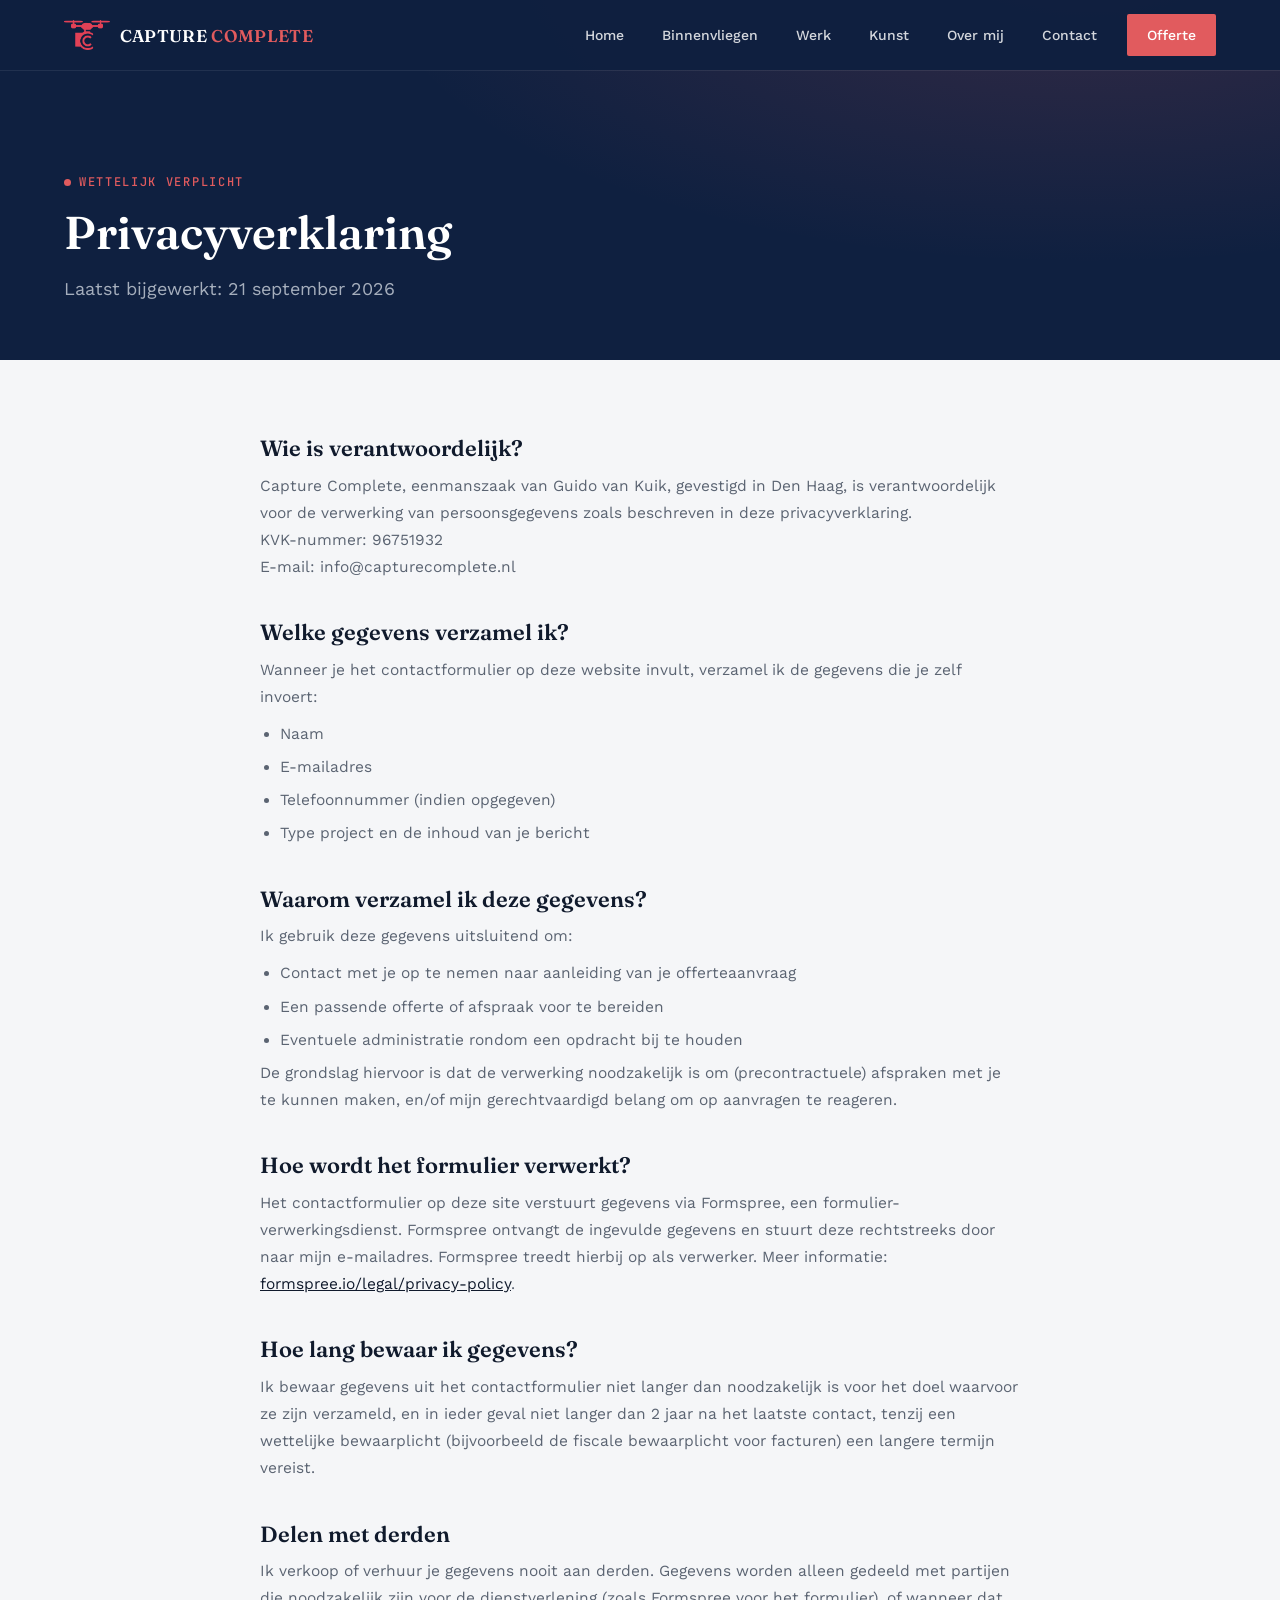
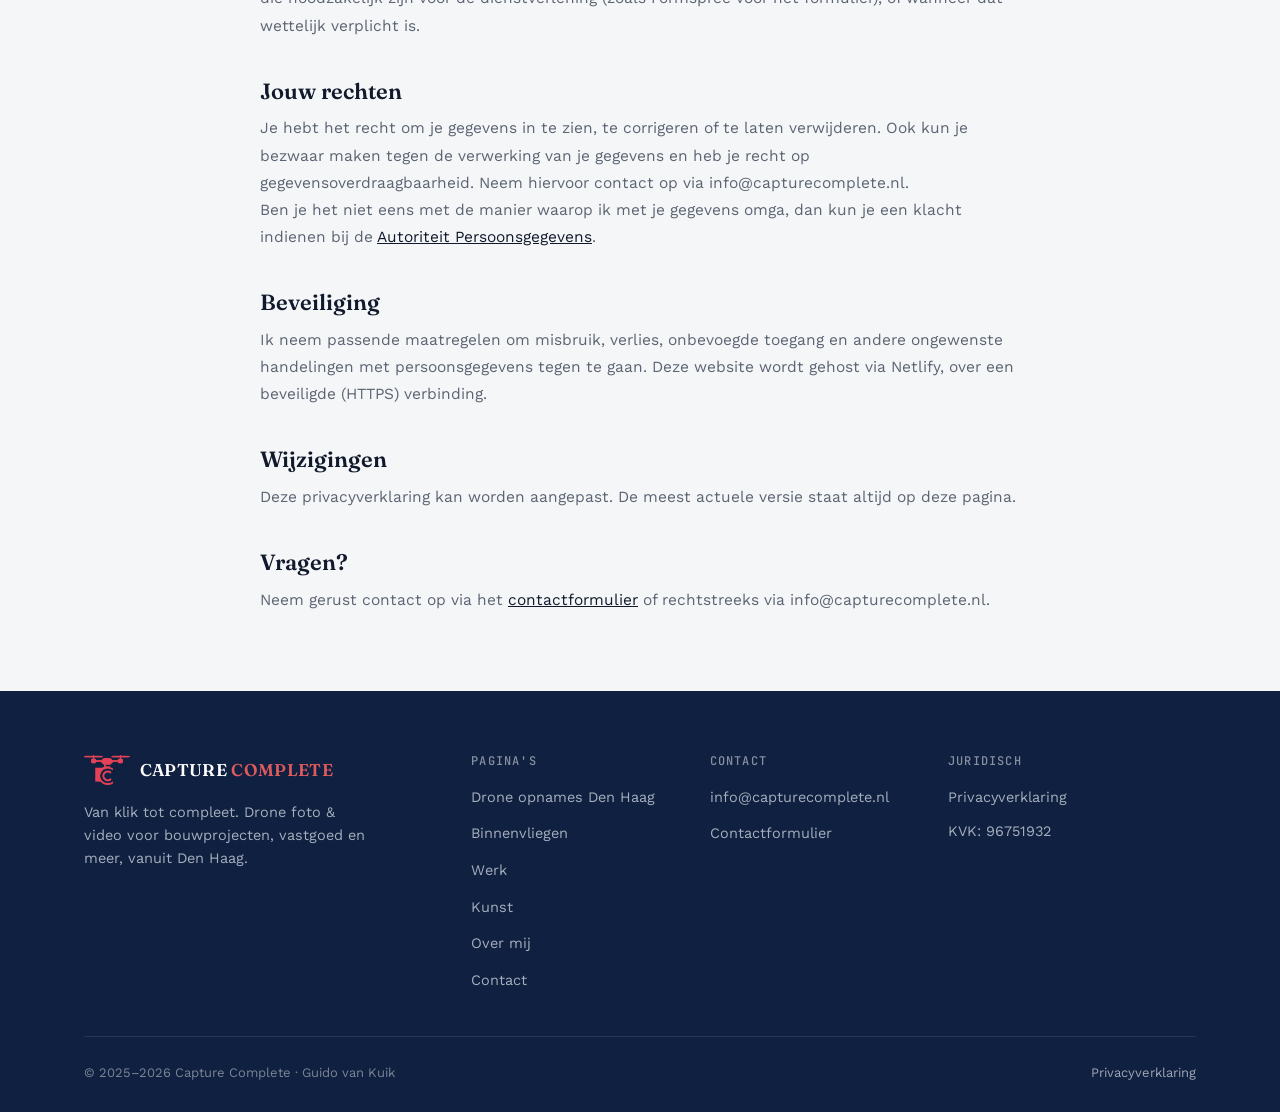
<file: privacy.html>
<!DOCTYPE html>
<html lang="nl">
<head>
<meta charset="UTF-8">
<meta name="viewport" content="width=device-width, initial-scale=1.0">
<title>Privacyverklaring · Capture Complete</title>
<meta name="description" content="Privacyverklaring van Capture Complete: welke gegevens we verzamelen via het contactformulier, waarom, en welke rechten je hebt.">
<link rel="canonical" href="https://capturecomplete.nl/privacy.html">
<meta property="og:type" content="website">
<meta property="og:locale" content="nl_NL">
<meta property="og:site_name" content="Capture Complete">
<meta property="og:url" content="https://capturecomplete.nl/privacy.html">
<meta property="og:title" content="Privacyverklaring · Capture Complete">
<meta property="og:description" content="Privacyverklaring van Capture Complete: welke gegevens we verzamelen via het contactformulier, waarom, en welke rechten je hebt.">
<meta name="twitter:card" content="summary">
<meta name="twitter:title" content="Privacyverklaring · Capture Complete">
<meta name="twitter:description" content="Privacyverklaring van Capture Complete: welke gegevens we verzamelen via het contactformulier, waarom, en welke rechten je hebt.">
<link rel="icon" type="image/png" sizes="32x32" href="assets/favicon-32x32.png">
<link rel="icon" type="image/png" sizes="16x16" href="assets/favicon-16x16.png">
<link rel="apple-touch-icon" sizes="180x180" href="assets/apple-touch-icon.png">
<link rel="icon" href="assets/favicon.ico">
<link rel="stylesheet" href="css/style.css">
<style>
  .legal{ max-width: 760px; margin: 0 auto; }
  .legal h2{ font-size: 22px; margin-top: 40px; margin-bottom: 12px; }
  .legal h2:first-child{ margin-top: 0; }
  .legal p, .legal li{ color: var(--muted); font-size: 15.5px; line-height: 1.75; }
  .legal ul{ padding-left: 20px; list-style: disc; margin-top: 10px; }
  .legal li{ margin-bottom: 6px; }
  .legal a{ text-decoration: underline; color: var(--ink); }
  .notice-box{ background: var(--paper-2); border-left: 3px solid var(--coral); padding: 18px 22px; border-radius: 2px; margin-bottom: 40px; font-size: 14px; color: var(--muted); }
</style>
<script type="application/ld+json">
{
  "@context": "https://schema.org",
  "@type": "LocalBusiness",
  "name": "Capture Complete",
  "image": "https://capturecomplete.nl/assets/logo-icon-hollow-c.png",
  "url": "https://capturecomplete.nl/privacy.html",
  "telephone": "+31623763653",
  "email": "info@capturecomplete.nl",
  "address": {
    "@type": "PostalAddress",
    "addressLocality": "Den Haag",
    "addressCountry": "NL"
  },
  "geo": {
    "@type": "GeoCoordinates",
    "latitude": 52.0705,
    "longitude": 4.3007
  },
  "areaServed": ["Den Haag", "Scheveningen", "Leidschendam", "Delft", "Rijswijk", "Wassenaar", "Zoetermeer", "Randstad"],
  "priceRange": "\u20ac\u20ac",
  "description": "Drone foto- en videoproducties voor bouwprojecten, vastgoed en horeca, gespecialiseerd in FPV-binnenvliegen: opnames die dwars door een pand vliegen.",
  "founder": {
    "@type": "Person",
    "name": "Guido van Kuik"
  }
}
</script>
</head>
<body>

<header class="site-header no-hero">
  <a href="index.html" class="logo">
    <img src="assets/logo-icon-hollow-c.png" alt="Capture Complete" class="logo-icon">
    <span class="logo-word">CAPTURE <b>COMPLETE</b></span>
  </a>
  <button class="nav-toggle" aria-label="Menu openen" aria-expanded="false"><span></span></button>
  <nav class="main-nav">
    <a href="index.html">Home</a>
    <a href="binnenvliegen.html">Binnenvliegen</a>
    <a href="werk.html">Werk</a>
    <a href="kunst.html">Kunst</a>
    <a href="over-mij.html">Over mij</a>
    <a href="contact.html">Contact</a>
    <a href="contact.html#offerte" class="nav-cta">Offerte</a>
  </nav>
</header>

<section class="page-hero" style="padding-bottom:56px;">
  <div class="page-hero-inner">
    <p class="eyebrow">Wettelijk verplicht</p>
    <h1 style="font-size:clamp(30px,4.5vw,46px);">Privacyverklaring</h1>
    <p class="lede">Laatst bijgewerkt: 21 september 2026</p>
  </div>
</section>

<section class="section-tight">
  <div class="container">
    <div class="legal">

      <h2>Wie is verantwoordelijk?</h2>
      <p>Capture Complete, eenmanszaak van Guido van Kuik, gevestigd in Den Haag, is verantwoordelijk voor de verwerking van persoonsgegevens zoals beschreven in deze privacyverklaring.</p>
      <p>KVK-nummer: 96751932<br>E-mail: info@capturecomplete.nl</p>

      <h2>Welke gegevens verzamel ik?</h2>
      <p>Wanneer je het contactformulier op deze website invult, verzamel ik de gegevens die je zelf invoert:</p>
      <ul>
        <li>Naam</li>
        <li>E-mailadres</li>
        <li>Telefoonnummer (indien opgegeven)</li>
        <li>Type project en de inhoud van je bericht</li>
      </ul>

      <h2>Waarom verzamel ik deze gegevens?</h2>
      <p>Ik gebruik deze gegevens uitsluitend om:</p>
      <ul>
        <li>Contact met je op te nemen naar aanleiding van je offerteaanvraag</li>
        <li>Een passende offerte of afspraak voor te bereiden</li>
        <li>Eventuele administratie rondom een opdracht bij te houden</li>
      </ul>
      <p>De grondslag hiervoor is dat de verwerking noodzakelijk is om (precontractuele) afspraken met je te kunnen maken, en/of mijn gerechtvaardigd belang om op aanvragen te reageren.</p>

      <h2>Hoe wordt het formulier verwerkt?</h2>
      <p>Het contactformulier op deze site verstuurt gegevens via Formspree, een formulier-verwerkingsdienst. Formspree ontvangt de ingevulde gegevens en stuurt deze rechtstreeks door naar mijn e-mailadres. Formspree treedt hierbij op als verwerker. Meer informatie: <a href="https://formspree.io/legal/privacy-policy/" target="_blank" rel="noopener">formspree.io/legal/privacy-policy</a>.</p>

      <h2>Hoe lang bewaar ik gegevens?</h2>
      <p>Ik bewaar gegevens uit het contactformulier niet langer dan noodzakelijk is voor het doel waarvoor ze zijn verzameld, en in ieder geval niet langer dan 2 jaar na het laatste contact, tenzij een wettelijke bewaarplicht (bijvoorbeeld de fiscale bewaarplicht voor facturen) een langere termijn vereist.</p>

      <h2>Delen met derden</h2>
      <p>Ik verkoop of verhuur je gegevens nooit aan derden. Gegevens worden alleen gedeeld met partijen die noodzakelijk zijn voor de dienstverlening (zoals Formspree voor het formulier), of wanneer dat wettelijk verplicht is.</p>

      <h2>Jouw rechten</h2>
      <p>Je hebt het recht om je gegevens in te zien, te corrigeren of te laten verwijderen. Ook kun je bezwaar maken tegen de verwerking van je gegevens en heb je recht op gegevensoverdraagbaarheid. Neem hiervoor contact op via info@capturecomplete.nl.</p>
      <p>Ben je het niet eens met de manier waarop ik met je gegevens omga, dan kun je een klacht indienen bij de <a href="https://autoriteitpersoonsgegevens.nl" target="_blank" rel="noopener">Autoriteit Persoonsgegevens</a>.</p>

      <h2>Beveiliging</h2>
      <p>Ik neem passende maatregelen om misbruik, verlies, onbevoegde toegang en andere ongewenste handelingen met persoonsgegevens tegen te gaan. Deze website wordt gehost via Netlify, over een beveiligde (HTTPS) verbinding.</p>

      <h2>Wijzigingen</h2>
      <p>Deze privacyverklaring kan worden aangepast. De meest actuele versie staat altijd op deze pagina.</p>

      <h2>Vragen?</h2>
      <p>Neem gerust contact op via het <a href="contact.html">contactformulier</a> of rechtstreeks via info@capturecomplete.nl.</p>

    </div>
  </div>
</section>

<footer class="site-footer">
  <div class="container">
    <div class="footer-top">
      <div class="footer-brand">
        <div class="logo">
          <img src="assets/logo-icon-hollow-c.png" alt="Capture Complete" class="logo-icon">
          <span class="logo-word">CAPTURE <b>COMPLETE</b></span>
        </div>
        <p>Van klik tot compleet. Drone foto &amp; video voor bouwprojecten, vastgoed en meer, vanuit Den Haag.</p>
      </div>
      <div class="footer-col">
        <h4>Pagina's</h4>
        <ul>
          <li><a href="drone-opnames-den-haag.html">Drone opnames Den Haag</a></li>
          <li><a href="binnenvliegen.html">Binnenvliegen</a></li>
          <li><a href="werk.html">Werk</a></li>
          <li><a href="kunst.html">Kunst</a></li>
          <li><a href="over-mij.html">Over mij</a></li>
          <li><a href="contact.html">Contact</a></li>
        </ul>
      </div>
      <div class="footer-col">
        <h4>Contact</h4>
        <ul>
          <li><a href="mailto:info@capturecomplete.nl">info@capturecomplete.nl</a></li>
          <li><a href="contact.html">Contactformulier</a></li>
        </ul>
      </div>
      <div class="footer-col">
        <h4>Juridisch</h4>
        <ul>
          <li><a href="privacy.html">Privacyverklaring</a></li>
          <li class="kvk-note">KVK: 96751932</li>
        </ul>
      </div>
    </div>
    <div class="footer-bottom">
      <span>© <span id="copyright-year"></span> Capture Complete · Guido van Kuik</span>
      <div class="legal-links">
        <a href="privacy.html">Privacyverklaring</a>
      </div>
    </div>
  </div>
</footer>


<script>(function(){var y=new Date().getFullYear();document.getElementById('copyright-year').textContent = y>2025 ? '2025–'+y : '2025';})();</script>
<script src="js/main.js"></script>
</body>
</html>
</file>
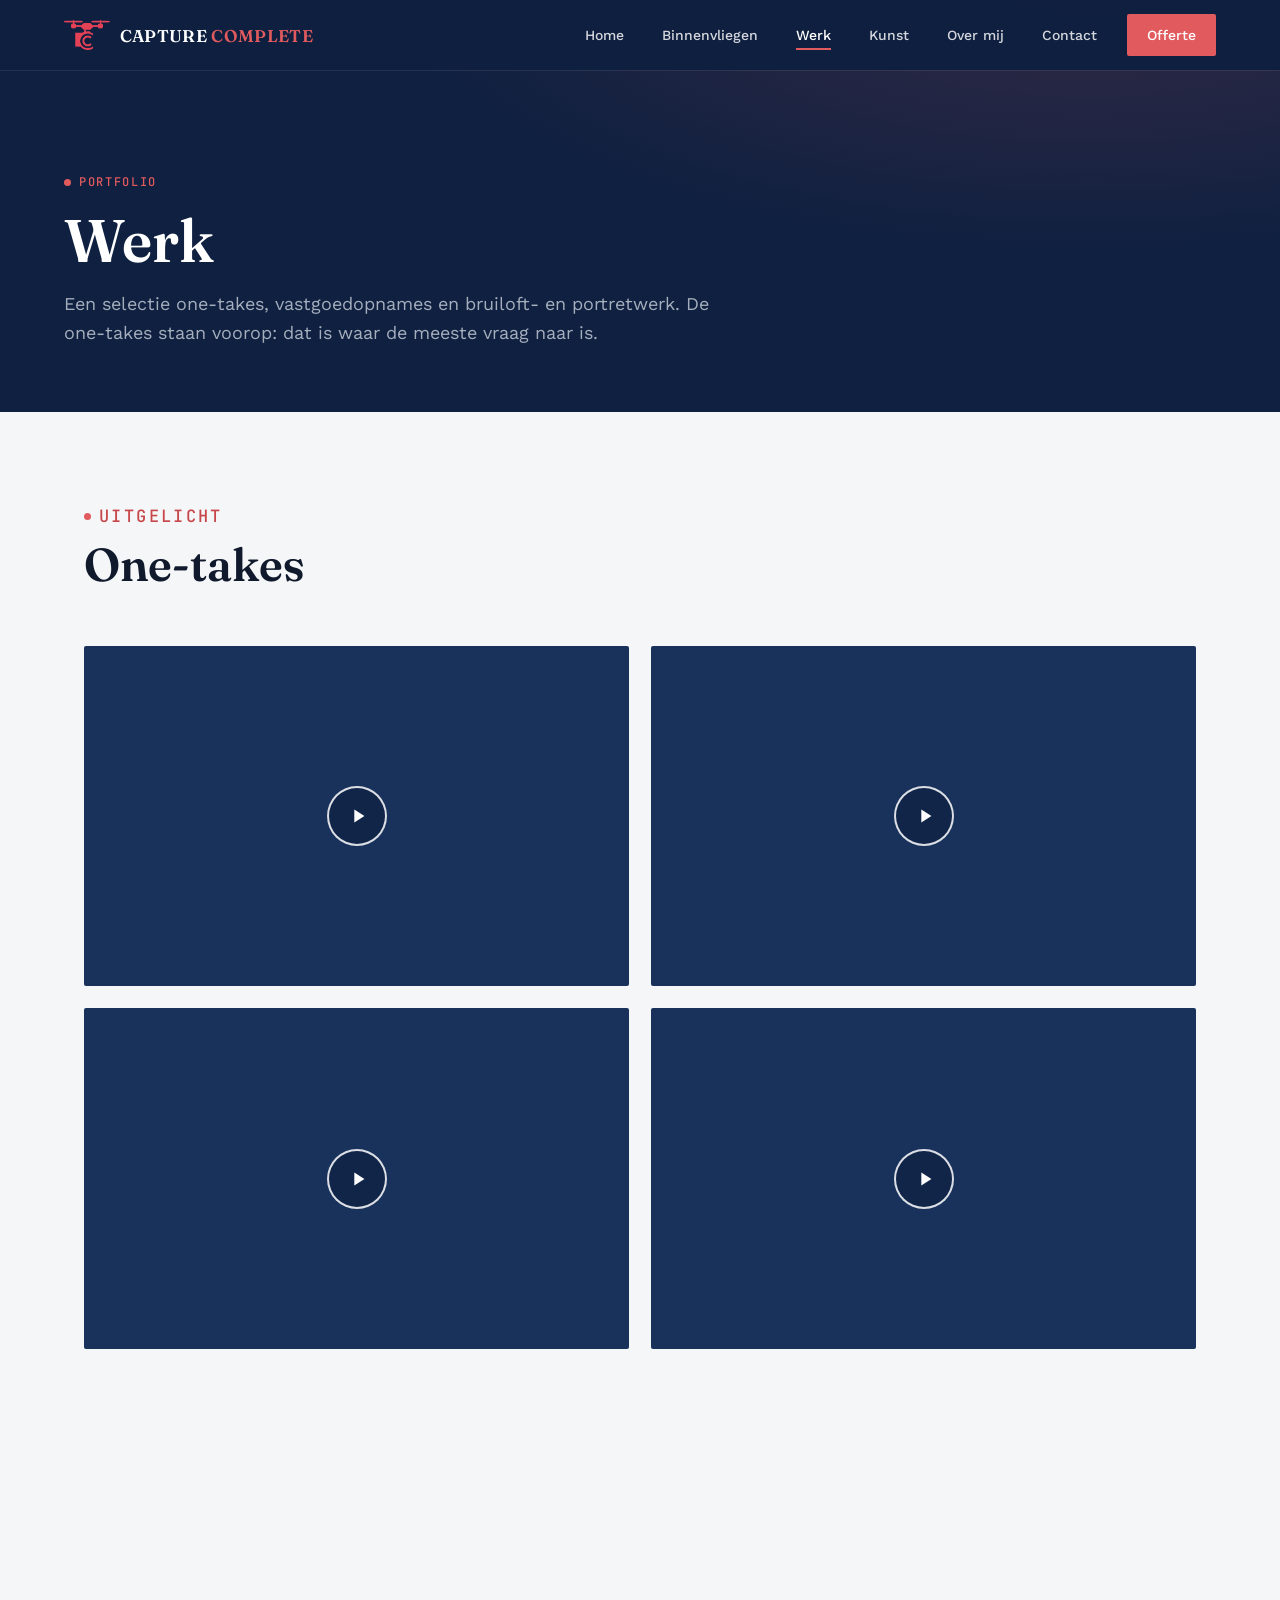
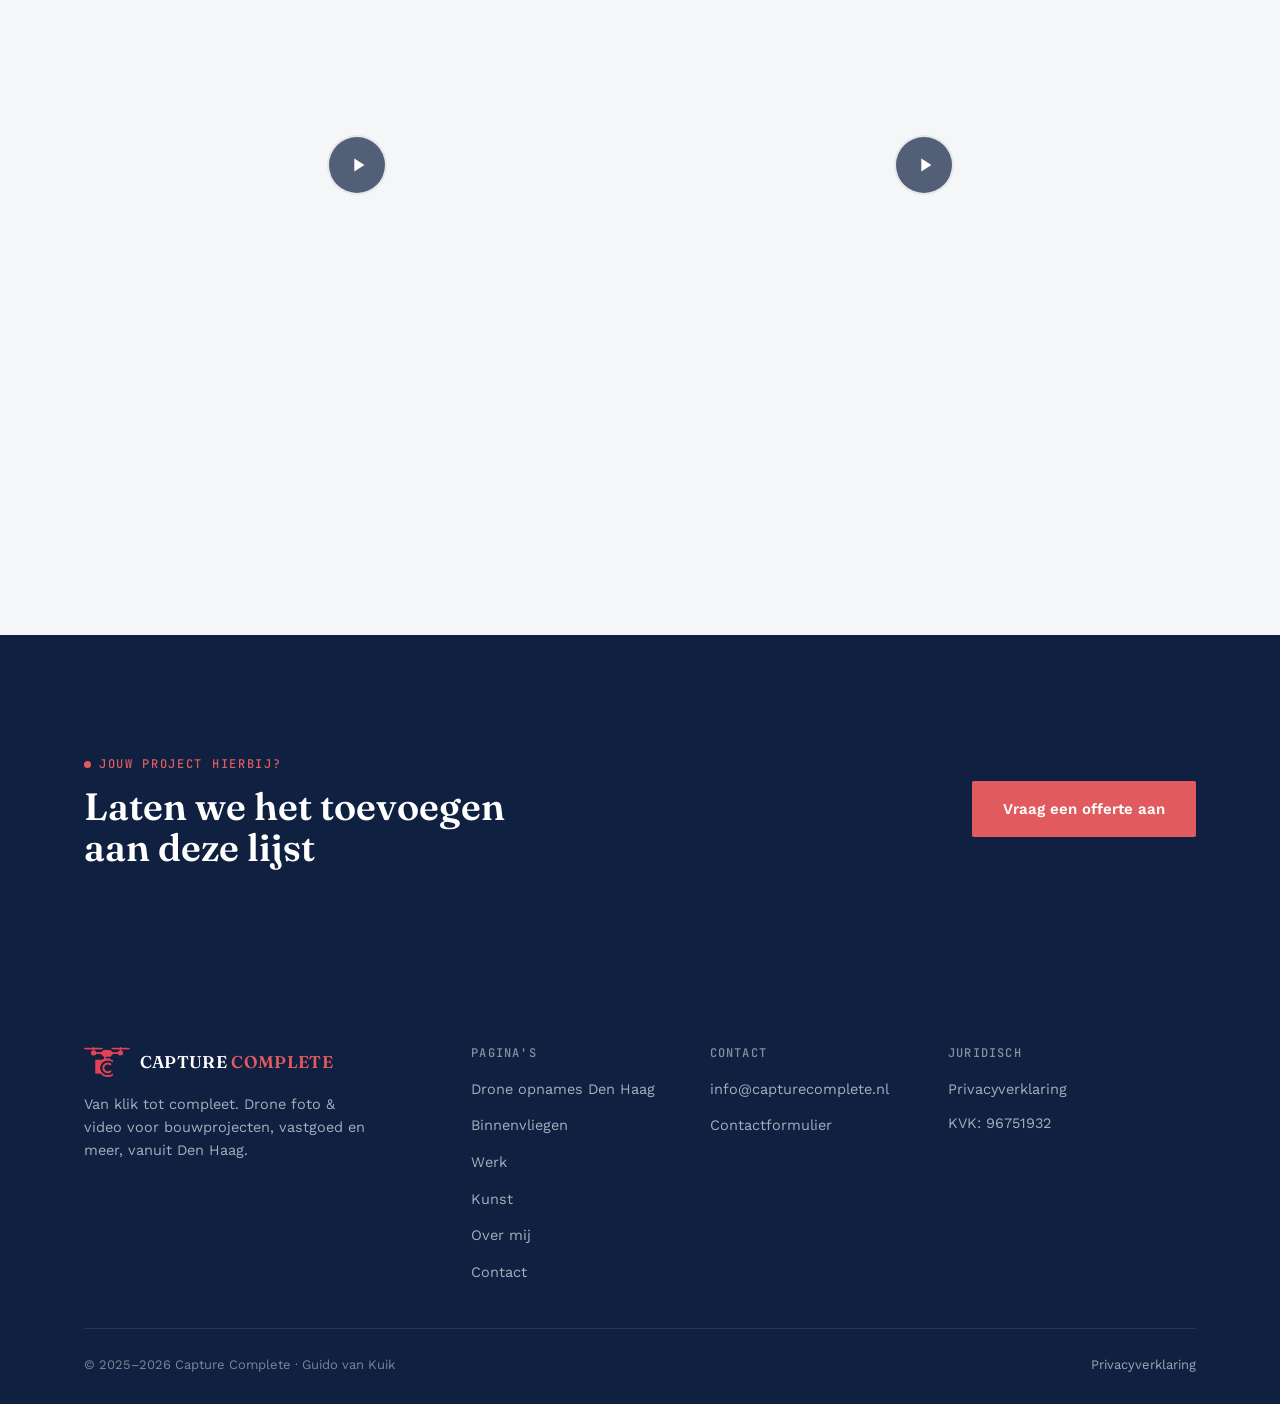
<file: werk.html>
<!DOCTYPE html>
<html lang="nl">
<head>
<meta charset="UTF-8">
<meta name="viewport" content="width=device-width, initial-scale=1.0">
<title>Werk · Capture Complete</title>
<meta name="description" content="FPV one-takes, vastgoedbeelden en bruiloft- en portretfotografie van Capture Complete: drone foto en video vanuit Den Haag.">
<link rel="canonical" href="https://capturecomplete.nl/werk.html">
<meta property="og:type" content="website">
<meta property="og:locale" content="nl_NL">
<meta property="og:site_name" content="Capture Complete">
<meta property="og:url" content="https://capturecomplete.nl/werk.html">
<meta property="og:title" content="Werk · Capture Complete">
<meta property="og:description" content="FPV one-takes, vastgoedbeelden en bruiloft- en portretfotografie van Capture Complete: drone foto en video vanuit Den Haag.">
<meta name="twitter:card" content="summary">
<meta name="twitter:title" content="Werk · Capture Complete">
<meta name="twitter:description" content="FPV one-takes, vastgoedbeelden en bruiloft- en portretfotografie van Capture Complete: drone foto en video vanuit Den Haag.">
<link rel="icon" type="image/png" sizes="32x32" href="assets/favicon-32x32.png">
<link rel="icon" type="image/png" sizes="16x16" href="assets/favicon-16x16.png">
<link rel="apple-touch-icon" sizes="180x180" href="assets/apple-touch-icon.png">
<link rel="icon" href="assets/favicon.ico">
<link rel="stylesheet" href="css/style.css">
<script type="application/ld+json">
{
  "@context": "https://schema.org",
  "@type": "LocalBusiness",
  "name": "Capture Complete",
  "image": "https://capturecomplete.nl/assets/logo-icon-hollow-c.png",
  "url": "https://capturecomplete.nl/werk.html",
  "telephone": "+31623763653",
  "email": "info@capturecomplete.nl",
  "address": {
    "@type": "PostalAddress",
    "addressLocality": "Den Haag",
    "addressCountry": "NL"
  },
  "geo": {
    "@type": "GeoCoordinates",
    "latitude": 52.0705,
    "longitude": 4.3007
  },
  "areaServed": ["Den Haag", "Scheveningen", "Leidschendam", "Delft", "Rijswijk", "Wassenaar", "Zoetermeer", "Randstad"],
  "priceRange": "\u20ac\u20ac",
  "description": "Drone foto- en videoproducties voor bouwprojecten, vastgoed en horeca, gespecialiseerd in FPV-binnenvliegen: opnames die dwars door een pand vliegen.",
  "founder": {
    "@type": "Person",
    "name": "Guido van Kuik"
  }
}
</script>
</head>
<body>

<header class="site-header no-hero">
  <a href="index.html" class="logo">
    <img src="assets/logo-icon-hollow-c.png" alt="Capture Complete" class="logo-icon">
    <span class="logo-word">CAPTURE <b>COMPLETE</b></span>
  </a>
  <button class="nav-toggle" aria-label="Menu openen" aria-expanded="false"><span></span></button>
  <nav class="main-nav">
    <a href="index.html">Home</a>
    <a href="binnenvliegen.html">Binnenvliegen</a>
    <a href="werk.html" class="is-active">Werk</a>
    <a href="kunst.html">Kunst</a>
    <a href="over-mij.html">Over mij</a>
    <a href="contact.html">Contact</a>
    <a href="contact.html#offerte" class="nav-cta">Offerte</a>
  </nav>
</header>

<section class="page-hero">
  <div class="page-hero-inner">
    <p class="eyebrow">Portfolio</p>
    <h1>Werk</h1>
    <p class="lede">Een selectie one-takes, vastgoedopnames en bruiloft- en portretwerk. De one-takes staan voorop: dat is waar de meeste vraag naar is.</p>
  </div>
</section>

<section class="section-tight">
  <div class="container">

    <div class="section-head reveal">
      <p class="eyebrow on-light">Uitgelicht</p>
      <h2>One-takes</h2>
    </div>

    <div class="work-grid reveal">
      <div class="work-item">
        <video src="assets/Golfclub-Capelle.mp4" playsinline preload="metadata" style="width:100%;height:100%;object-fit:cover;"></video>
        <button class="play-btn" type="button" aria-label="Video afspelen"><svg viewBox="0 0 24 24" fill="currentColor"><path d="M8 5v14l11-7z"/></svg></button>
        <div class="cap"><div class="t">Golfclub Capelle</div><div class="s">One-take · 0:33</div></div>
      </div>
      <div class="work-item">
        <video src="assets/bricks-of-wonder.mp4" playsinline preload="metadata" style="width:100%;height:100%;object-fit:cover;"></video>
        <button class="play-btn" type="button" aria-label="Video afspelen"><svg viewBox="0 0 24 24" fill="currentColor"><path d="M8 5v14l11-7z"/></svg></button>
        <div class="cap"><div class="t">Bricks of Wonder</div><div class="s">One-take · 1:04</div></div>
      </div>
      <div class="work-item">
        <video src="assets/drost-en-juten.mp4" playsinline preload="metadata" style="width:100%;height:100%;object-fit:cover;"></video>
        <button class="play-btn" type="button" aria-label="Video afspelen"><svg viewBox="0 0 24 24" fill="currentColor"><path d="M8 5v14l11-7z"/></svg></button>
        <div class="cap"><div class="t">Drost &amp; Juten</div><div class="s">One-take · 0:37</div></div>
      </div>
      <div class="work-item">
        <video src="assets/van-lumeystraat-110.mp4" playsinline preload="metadata" style="width:100%;height:100%;object-fit:cover;"></video>
        <button class="play-btn" type="button" aria-label="Video afspelen"><svg viewBox="0 0 24 24" fill="currentColor"><path d="M8 5v14l11-7z"/></svg></button>
        <div class="cap"><div class="t">Van Lumeystraat 110</div><div class="s">One-take · 1:32</div></div>
      </div>
      <div class="work-item vertical">
        <video src="assets/hema-restaurant.mp4" playsinline preload="metadata" style="width:100%;height:100%;object-fit:contain;"></video>
        <button class="play-btn" type="button" aria-label="Video afspelen"><svg viewBox="0 0 24 24" fill="currentColor"><path d="M8 5v14l11-7z"/></svg></button>
        <div class="cap"><div class="t">Hema Restaurant</div><div class="s">One-take · 0:42</div></div>
      </div>
      <div class="work-item vertical">
        <video src="assets/la-petite-encore.mp4" playsinline preload="metadata" style="width:100%;height:100%;object-fit:contain;"></video>
        <button class="play-btn" type="button" aria-label="Video afspelen"><svg viewBox="0 0 24 24" fill="currentColor"><path d="M8 5v14l11-7z"/></svg></button>
        <div class="cap"><div class="t">La Petite Encore</div><div class="s">One-take · 0:52</div></div>
      </div>
    </div>

  </div>
</section>

<section class="section bg-navy">
  <div class="container" style="display:flex; flex-wrap:wrap; align-items:center; justify-content:space-between; gap:28px;">
    <div class="reveal" style="max-width:520px;">
      <p class="eyebrow">Jouw project hierbij?</p>
      <h2 style="color:#fff; font-size:clamp(26px,3.4vw,38px); margin-top:10px;">Laten we het toevoegen aan deze lijst</h2>
    </div>
    <div class="reveal" style="display:flex; gap:14px; flex-wrap:wrap;">
      <a href="contact.html#offerte" class="btn btn-coral">Vraag een offerte aan</a>
    </div>
  </div>
</section>

<footer class="site-footer">
  <div class="container">
    <div class="footer-top">
      <div class="footer-brand">
        <div class="logo">
          <img src="assets/logo-icon-hollow-c.png" alt="Capture Complete" class="logo-icon">
          <span class="logo-word">CAPTURE <b>COMPLETE</b></span>
        </div>
        <p>Van klik tot compleet. Drone foto &amp; video voor bouwprojecten, vastgoed en meer, vanuit Den Haag.</p>
      </div>
      <div class="footer-col">
        <h4>Pagina's</h4>
        <ul>
          <li><a href="drone-opnames-den-haag.html">Drone opnames Den Haag</a></li>
          <li><a href="binnenvliegen.html">Binnenvliegen</a></li>
          <li><a href="werk.html">Werk</a></li>
          <li><a href="kunst.html">Kunst</a></li>
          <li><a href="over-mij.html">Over mij</a></li>
          <li><a href="contact.html">Contact</a></li>
        </ul>
      </div>
      <div class="footer-col">
        <h4>Contact</h4>
        <ul>
          <li><a href="mailto:info@capturecomplete.nl">info@capturecomplete.nl</a></li>
          <li><a href="contact.html">Contactformulier</a></li>
        </ul>
      </div>
      <div class="footer-col">
        <h4>Juridisch</h4>
        <ul>
          <li><a href="privacy.html">Privacyverklaring</a></li>
          <li class="kvk-note">KVK: 96751932</li>
        </ul>
      </div>
    </div>
    <div class="footer-bottom">
      <span>© <span id="copyright-year"></span> Capture Complete · Guido van Kuik</span>
      <div class="legal-links">
        <a href="privacy.html">Privacyverklaring</a>
      </div>
    </div>
  </div>
</footer>

<script>(function(){var y=new Date().getFullYear();document.getElementById('copyright-year').textContent = y>2025 ? '2025–'+y : '2025';})();</script>
<script src="js/main.js"></script>
</body>
</html>
</file>
<file: css/style.css>
/* ==========================================================================
   CAPTURE COMPLETE — style.css
   Van klik tot compleet
   ========================================================================== */

@import url('https://fonts.googleapis.com/css2?family=Fraunces:opsz,wght,ital@9..144,300..700,0..1&family=Work+Sans:wght@400;500;600&family=JetBrains+Mono:wght@400;500&display=swap');

:root{
  /* --- kleuren --- */
  --navy: #19325c;
  --navy-2: #23407a;
  --navy-deep: #0f2040;
  --coral: #e15b5e;
  --coral-dark: #c8474a;
  --ink: #101a2c;
  --paper: #f5f6f8;
  --paper-2: #eceef2;
  --line: rgba(16,26,44,0.12);
  --line-strong: rgba(16,26,44,0.22);
  --muted: #5b6472;
  --on-navy: #eef1f7;
  --on-navy-muted: rgba(238,241,247,0.68);
  --white: #ffffff;

  /* --- type --- */
  --f-display: "Fraunces", Georgia, "Times New Roman", serif;
  --f-body: "Work Sans", -apple-system, BlinkMacSystemFont, "Segoe UI", sans-serif;
  --f-mono: "JetBrains Mono", "SF Mono", Consolas, monospace;

  /* --- maten --- */
  --gutter: clamp(20px, 5vw, 64px);
  --radius: 2px;
  --ease: cubic-bezier(.22,.61,.36,1);
}

/* --- reset --- */
*, *::before, *::after{ box-sizing: border-box; }
html{ scroll-behavior: smooth; }
@media (prefers-reduced-motion: reduce){
  html{ scroll-behavior: auto; }
  *, *::before, *::after{ animation-duration: 0.01ms !important; animation-iteration-count: 1 !important; transition-duration: 0.01ms !important; scroll-behavior: auto !important; }
}
body{
  margin: 0;
  background: var(--paper);
  color: var(--ink);
  font-family: var(--f-body);
  font-size: 16px;
  line-height: 1.6;
  -webkit-font-smoothing: antialiased;
}
img, video{ max-width: 100%; display: block; }
a{ color: inherit; text-decoration: none; }
ul{ margin: 0; padding: 0; list-style: none; }
h1,h2,h3,h4{ font-family: var(--f-display); font-weight: 600; line-height: 1.08; margin: 0; text-wrap: balance; }
p{ margin: 0; }
button{ font-family: inherit; cursor: pointer; }
:focus-visible{ outline: 2px solid var(--coral); outline-offset: 3px; }

.eyebrow{
  display: inline-flex; align-items: center; gap: 8px;
  font-family: var(--f-mono); font-size: 12px; letter-spacing: 0.14em; text-transform: uppercase;
  color: var(--coral); font-weight: 500;
}
.eyebrow::before{ content: ""; width: 7px; height: 7px; background: var(--coral); border-radius: 50%; display: inline-block; }
.eyebrow.on-light{ color: var(--coral-dark); }

.container{ max-width: 1240px; margin: 0 auto; padding-inline: var(--gutter); }
.section{ padding-block: clamp(56px, 9vw, 128px); }
.section-tight{ padding-block: clamp(40px, 6vw, 80px); }
.section-head{ max-width: 720px; margin-bottom: clamp(32px, 5vw, 56px); }
.section-head h2{ font-size: clamp(28px, 4vw, 46px); margin-top: 10px; }
.section-head p{ color: var(--muted); font-size: 17px; margin-top: 14px; max-width: 60ch; }

.bg-navy{ background: var(--navy-deep); color: var(--on-navy); }
.bg-navy .muted{ color: var(--on-navy-muted); }
.bg-paper-2{ background: var(--paper-2); }
.muted{ color: var(--muted); }

/* --- buttons --- */
.btn{
  display: inline-flex; align-items: center; justify-content: center; gap: 10px;
  padding: 15px 30px; font-family: var(--f-body); font-weight: 600; font-size: 15px;
  border-radius: var(--radius); border: 1px solid transparent; white-space: nowrap;
  transition: transform .35s var(--ease), background-color .25s var(--ease), border-color .25s var(--ease), color .25s var(--ease);
}
.btn:hover{ transform: translateY(-2px); }
.btn-coral{ background: var(--coral); color: #fff; }
.btn-coral:hover{ background: var(--coral-dark); }
.btn-outline{ border-color: currentColor; color: var(--ink); }
.btn-outline:hover{ background: var(--ink); color: var(--paper); }
.btn-outline-light{ border-color: rgba(238,241,247,0.5); color: var(--on-navy); }
.btn-outline-light:hover{ background: var(--on-navy); color: var(--navy-deep); }
.btn-whatsapp{ background: #25D366; color: #08331b; }
.btn-whatsapp:hover{ background: #1ebd5a; }
.btn-block{ width: 100%; }

/* ==========================================================================
   HEADER
   ========================================================================== */
.site-header{
  position: fixed; inset-block-start: 0; inset-inline: 0; z-index: 100;
  display: flex; align-items: center; justify-content: space-between;
  padding: 20px var(--gutter);
  background: transparent;
  transition: padding .4s var(--ease), box-shadow .4s var(--ease), border-color .4s var(--ease);
  border-bottom: 1px solid transparent;
  /* geen backdrop-filter/filter/transform op dit element: dat zou een nieuw
     positioneringsanker vormen voor position:fixed kinderen (zoals .main-nav
     op mobiel), waardoor het volledig-scherm menu niet meer op de viewport
     maar op deze (dunne) header-balk zou worden uitgelijnd. De blur/achtergrond
     zit daarom in ::before hieronder, dat GEEN voorouder is van .main-nav. */
}
.site-header::before{
  content: ""; position: absolute; inset: 0; z-index: -1;
  background: transparent; backdrop-filter: blur(0px);
  transition: background-color .4s var(--ease), backdrop-filter .4s var(--ease);
}
.site-header.is-scrolled::before{
  background: rgba(15,32,64,0.92);
  backdrop-filter: blur(10px);
}
.site-header.is-scrolled{
  padding-block: 14px;
  border-color: rgba(255,255,255,0.08);
}
.site-header.no-hero{ padding-block: 14px; border-color: rgba(255,255,255,0.08); }
.site-header.no-hero::before{ background: rgba(15,32,64,0.96); }

.logo{ display: flex; align-items: center; gap: 10px; color: #fff; }
.logo svg{ width: 30px; height: 30px; flex-shrink: 0; }
.logo img.logo-icon{ height: 30px; width: auto; flex-shrink: 0; }
.logo-word{ font-family: var(--f-display); font-weight: 600; font-size: 17px; letter-spacing: 0.02em; }
.logo-word b{ color: var(--coral); font-weight: 600; }

.main-nav{ display: flex; align-items: center; gap: 6px; }
.main-nav a{
  color: rgba(255,255,255,0.82); font-size: 14px; font-weight: 500;
  padding: 10px 16px; border-radius: var(--radius); transition: color .2s, background-color .2s;
}
.main-nav a:hover{ color: #fff; background: rgba(255,255,255,0.08); }
.main-nav a.is-active{ color: #fff; }
.main-nav a.is-active{ position: relative; }
.main-nav a.is-active::after{ content:""; position:absolute; left:16px; right:16px; bottom:6px; height:2px; background: var(--coral); }
.nav-cta{ margin-left: 8px; padding: 10px 20px !important; background: var(--coral); color: #fff !important; }
.nav-cta:hover{ background: var(--coral-dark) !important; }

.nav-toggle{
  display: none; width: 42px; height: 42px; border: 1px solid rgba(255,255,255,0.3); background: transparent;
  border-radius: var(--radius); position: relative; z-index: 110;
}
.nav-toggle span, .nav-toggle span::before, .nav-toggle span::after{
  content: ""; position: absolute; left: 11px; right: 11px; height: 2px; background: #fff; transition: transform .3s var(--ease), opacity .3s;
}
.nav-toggle span{ top: 20px; }
.nav-toggle span::before{ top: -7px; }
.nav-toggle span::after{ top: 7px; }
.nav-toggle.is-open span{ background: transparent; }
.nav-toggle.is-open span::before{ transform: translateY(7px) rotate(45deg); }
.nav-toggle.is-open span::after{ transform: translateY(-7px) rotate(-45deg); }

@media (max-width: 880px){
  .main-nav{
    position: fixed; inset: 0; z-index: 105; background: var(--navy-deep); background-color: var(--navy-deep);
    flex-direction: column; justify-content: center; align-items: flex-start; gap: 4px;
    padding: var(--gutter); transform: translateX(100%); transition: transform .4s var(--ease);
  }
  .main-nav.is-open{ transform: translateX(0); background: var(--navy-deep); background-color: var(--navy-deep); }
  .main-nav a{ font-family: var(--f-display); font-size: 30px; padding: 12px 4px; }
  .nav-toggle{ display: block; }
  .nav-cta{ margin-left: 4px; margin-top: 12px; }
}

/* ==========================================================================
   HERO
   ========================================================================== */
.hero{
  position: relative; min-height: 100svh; display: flex; flex-direction: column; justify-content: flex-end;
  color: #fff; overflow: hidden; background: var(--navy-deep);
}
.hero-media{ position: absolute; inset: 0; z-index: 0; overflow: hidden; }
.hero-media::after{ content:""; position:absolute; inset:0; background: linear-gradient(180deg, rgba(15,32,64,0.25) 0%, rgba(15,32,64,0.35) 45%, rgba(10,18,36,0.92) 100%); }
.media-placeholder{
  position: absolute; inset: -6% ; /* overscan for ken-burns */
  background:
    repeating-linear-gradient(135deg, rgba(255,255,255,0.05) 0 2px, transparent 2px 26px),
    linear-gradient(120deg, #16294d 0%, #23407a 45%, #3a5a94 75%, #16294d 100%);
  animation: kenburns 22s ease-in-out infinite alternate;
}
@keyframes kenburns{ from{ transform: scale(1); } to{ transform: scale(1.08) translate(-1%, -1%); } }
.media-placeholder-label{
  position: absolute; inset: 0; display: flex; align-items: center; justify-content: center; text-align: center; padding: 24px;
  font-family: var(--f-mono); font-size: 12px; letter-spacing: 0.12em; text-transform: uppercase; color: rgba(255,255,255,0.55);
  z-index: 1;
}
.media-placeholder-label span{ border: 1px dashed rgba(255,255,255,0.35); padding: 10px 16px; border-radius: 2px; background: rgba(15,32,64,0.35); max-width: 92%; }
/* in de hero staat de content onderaan, dus houd het label bovenin zodat ze nooit overlappen */
.hero .media-placeholder-label{ align-items: flex-start; padding-top: 104px; }
@media (max-width: 700px){
  .hero .media-placeholder-label{ padding-top: 92px; }
  .hero .media-placeholder-label span{ font-size: 10px; letter-spacing: 0.08em; padding: 8px 12px; }
  .hud-tag{ display: none; }
}

.hud{ position:absolute; z-index:2; pointer-events:none; }
.hud-corner{ position:absolute; width: 26px; height: 26px; border-color: rgba(255,255,255,0.55); }
.hud-tl{ top: 100px; left: var(--gutter); border-top: 1px solid; border-left: 1px solid; }
.hud-tr{ top: 100px; right: var(--gutter); border-top: 1px solid; border-right: 1px solid; }
.hud-bl{ bottom: 40px; left: var(--gutter); border-bottom: 1px solid; border-left: 1px solid; }
.hud-br{ bottom: 40px; right: var(--gutter); border-bottom: 1px solid; border-right: 1px solid; }
.hud-tag{
  position: absolute; font-family: var(--f-mono); font-size: 11px; letter-spacing: 0.1em; color: rgba(255,255,255,0.7);
}
.hud-tag.rec{ top: 112px; left: calc(var(--gutter) + 38px); display:flex; align-items:center; gap:6px; }
.hud-tag.rec::before{ content:""; width:7px; height:7px; border-radius:50%; background:#ff4d4f; animation: blink 1.4s infinite; }
@keyframes blink{ 50%{ opacity: 0.25; } }
.hud-tag.coords{ top: 112px; right: calc(var(--gutter) + 38px); }

.hero-content{ position: relative; z-index: 3; padding: 0 var(--gutter) 72px; max-width: 980px; }
.hero-content .eyebrow{ color: #ffd7d8; margin-bottom: 18px; }
.hero-content h1{ font-size: clamp(40px, 7vw, 84px); color: #fff; }
.hero-content h1 em{ font-style: italic; color: var(--coral); }
.hero-content .lede{ margin-top: 22px; font-size: clamp(16px, 2vw, 19px); color: var(--on-navy-muted); max-width: 56ch; }
.hero-actions{ display: flex; flex-wrap: wrap; gap: 14px; margin-top: 34px; }
.scroll-cue{
  position: absolute; z-index: 3; bottom: 28px; left: 50%; transform: translateX(-50%);
  font-family: var(--f-mono); font-size: 10px; letter-spacing: 0.2em; text-transform: uppercase; color: rgba(255,255,255,0.6);
  display: flex; flex-direction: column; align-items: center; gap: 8px;
}
.scroll-cue::after{ content:""; width:1px; height: 34px; background: linear-gradient(rgba(255,255,255,0.7), transparent); animation: scrolldown 2s infinite; }
@keyframes scrolldown{ 0%{ transform: scaleY(0); transform-origin: top;} 50%{ transform: scaleY(1); transform-origin: top;} 51%{ transform-origin: bottom;} 100%{ transform: scaleY(0); transform-origin: bottom;} }

.page-hero{
  position: relative; padding: 168px var(--gutter) 64px; background: var(--navy-deep); color: #fff; overflow:hidden;
}
.page-hero::before{
  content:""; position:absolute; inset:0;
  background: radial-gradient(1200px 500px at 85% -10%, rgba(225,91,94,0.18), transparent 60%);
}
.page-hero-inner{ position: relative; max-width: 900px; }
.page-hero h1{ font-size: clamp(34px, 5.5vw, 60px); color: #fff; margin-top: 14px; }
.page-hero .lede{ margin-top: 18px; color: var(--on-navy-muted); font-size: 18px; max-width: 62ch; }

/* ==========================================================================
   REVEAL ON SCROLL
   ========================================================================== */
.reveal{ opacity: 1; transform: none; transition: opacity .8s var(--ease), transform .8s var(--ease); }
@media (prefers-reduced-motion: no-preference){
  .reveal{ opacity: 0; transform: translateY(28px); }
  .reveal.is-visible{ opacity: 1; transform: none; }
}

/* ==========================================================================
   DOORKIJKJES (home teaser grid)
   ========================================================================== */
.teasers{ display: grid; grid-template-columns: repeat(2, 1fr); gap: 2px; background: var(--line); }
.teaser{
  position: relative; aspect-ratio: 4/5; overflow: hidden; background: var(--navy);
  grid-column: span 1;
}
.teaser:first-child{ grid-column: span 1; }
.teaser .media-placeholder{ animation-duration: 30s; }
.teaser-overlay{
  position: absolute; inset: 0; display: flex; flex-direction: column; justify-content: flex-end; padding: 26px;
  background: linear-gradient(180deg, rgba(15,32,64,0) 40%, rgba(10,18,36,0.85) 100%);
  color: #fff;
}
.teaser-overlay .eyebrow{ color: #ffd7d8; margin-bottom: 8px; }
.teaser-overlay h3{ font-size: 22px; color: #fff; }
.teaser-overlay .arrow{ margin-top: 12px; font-family: var(--f-mono); font-size: 12px; letter-spacing: 0.08em; display:flex; align-items:center; gap:8px; color: rgba(255,255,255,0.75); transition: gap .25s var(--ease), color .25s; }
.teaser:hover .arrow{ gap: 14px; color: #fff; }
.teaser:hover .media-placeholder{ transform: scale(1.06); }
@media (max-width: 880px){ .teasers{ grid-template-columns: 1fr; } .teaser{ aspect-ratio: 16/10; } }

/* ==========================================================================
   KLANTLOGO-BALK
   ========================================================================== */
.logo-strip{ padding-block: 44px; border-top: 1px solid var(--line); border-bottom: 1px solid var(--line); }
.logo-strip-label{ font-family: var(--f-mono); font-size: 12px; letter-spacing: 0.12em; text-transform: uppercase; color: var(--muted); margin-bottom: 26px; text-align: center; }
.logo-row{ display: flex; flex-wrap: wrap; align-items: center; justify-content: center; gap: clamp(28px, 5vw, 64px); }
.logo-slot{
  display: flex; align-items: center; justify-content: center; height: 60px; width: 210px;
  font-family: var(--f-mono); font-size: 12px; letter-spacing: 0.06em; color: var(--muted);
}
.logo-slot img{ max-height: 48px; max-width: 100%; }

/* ==========================================================================
   BINNEN VLIEGEN
   ========================================================================== */
.usp-grid{ display: grid; grid-template-columns: repeat(3, 1fr); gap: 40px; }
.usp-card{ padding-top: 22px; border-top: 1px solid var(--line-strong); }
.usp-card .num{ font-family: var(--f-mono); color: var(--coral); font-size: 13px; letter-spacing: 0.08em; }
.usp-card h3{ font-size: 21px; margin-top: 12px; }
.usp-card p{ margin-top: 10px; color: var(--muted); font-size: 15px; }
@media (max-width: 780px){ .usp-grid{ grid-template-columns: 1fr; gap: 28px; } }

.proof-media{ position: relative; aspect-ratio: 16/9; border-radius: 2px; overflow: hidden; background: var(--navy); }
.proof-media .media-placeholder{ animation-duration: 28s; }
.proof-caption{ display:flex; justify-content: space-between; align-items:baseline; margin-top: 16px; font-family: var(--f-mono); font-size: 12px; color: var(--muted); letter-spacing: 0.04em; flex-wrap: wrap; gap: 8px; }

.split{ display: grid; grid-template-columns: 1.1fr 0.9fr; gap: clamp(32px, 6vw, 80px); align-items: center; }
.split.reverse{ grid-template-columns: 0.9fr 1.1fr; }
.split.reverse .split-media{ order: 2; }
@media (max-width: 900px){ .split, .split.reverse{ grid-template-columns: 1fr; } .split.reverse .split-media{ order: 0; } }
.split-media{ position: relative; aspect-ratio: 4/5; border-radius: 2px; overflow: hidden; background: var(--navy); }
.split-text h2{ font-size: clamp(26px, 3.6vw, 38px); }
.split-text p{ margin-top: 16px; color: var(--muted); font-size: 16.5px; }
.split-text .list{ margin-top: 22px; display: flex; flex-direction: column; gap: 12px; }
.split-text .list li{ display:flex; gap: 12px; align-items:flex-start; font-size: 15px; }
.split-text .list li::before{ content:"✓"; color: var(--coral); font-weight: 600; flex-shrink:0; }

/* ==========================================================================
   BOUWPROJECTEN — before/after slider
   ========================================================================== */
.projects-list{ display: flex; flex-direction: column; gap: 1px; background: var(--line); border-top: 1px solid var(--line); border-bottom: 1px solid var(--line); }
.project-item{ background: var(--paper); }
.project-trigger{
  width: 100%; display: flex; align-items: center; justify-content: space-between; gap: 20px;
  padding: 26px 4px; background: transparent; border: none; text-align: left;
}
.project-trigger .p-name{ font-family: var(--f-display); font-size: clamp(20px, 2.6vw, 28px); font-weight: 600; }
.project-trigger .p-meta{ font-family: var(--f-mono); font-size: 12px; color: var(--muted); letter-spacing: 0.06em; margin-top: 6px; display:block; }
.project-trigger .p-plus{
  width: 34px; height: 34px; border: 1px solid var(--line-strong); border-radius: 50%; position: relative; flex-shrink: 0;
  transition: transform .3s var(--ease), background-color .3s;
}
.project-trigger .p-plus::before, .project-trigger .p-plus::after{ content:""; position:absolute; background: var(--ink); transition: transform .3s var(--ease); }
.project-trigger .p-plus::before{ top:50%; left: 9px; right: 9px; height: 1px; transform: translateY(-0.5px); }
.project-trigger .p-plus::after{ left:50%; top: 9px; bottom: 9px; width: 1px; transform: translateX(-0.5px); }
.project-item.is-open .p-plus{ background: var(--coral); border-color: var(--coral); }
.project-item.is-open .p-plus::before, .project-item.is-open .p-plus::after{ background: #fff; }
.project-item.is-open .p-plus::after{ transform: translateX(-0.5px) scaleY(0); }

.project-panel{ display: grid; grid-template-rows: 0fr; transition: grid-template-rows .5s var(--ease); }
.project-item.is-open .project-panel{ grid-template-rows: 1fr; }
.project-panel-inner{ overflow: hidden; }
.project-body{ padding: 4px 4px 40px; display: grid; grid-template-columns: 1.2fr 0.8fr; gap: 32px; }
@media (max-width: 900px){ .project-body{ grid-template-columns: 1fr; } }
.project-body p{ color: var(--muted); font-size: 15.5px; }
.project-body .tags{ display:flex; flex-wrap:wrap; gap: 8px; margin-top: 18px; }
.project-body .tag{ font-family: var(--f-mono); font-size: 11px; letter-spacing: 0.05em; padding: 6px 10px; border: 1px solid var(--line-strong); border-radius: 20px; color: var(--muted); }

.ba-slider{ position: relative; aspect-ratio: 4/3; border-radius: 2px; overflow: hidden; background: var(--navy); user-select: none; touch-action: pan-y; }
.ba-slider .ba-media{ position: absolute; inset: 0; }
.ba-slider .ba-after{ position: absolute; inset: 0; }
.ba-slider .ba-before{ position: absolute; inset: 0; clip-path: inset(0 50% 0 0); }
.ba-slider .ba-before .media-placeholder{ filter: saturate(0.5) brightness(0.85); }
.ba-tag{ position: absolute; top: 14px; font-family: var(--f-mono); font-size: 11px; letter-spacing: 0.08em; padding: 5px 10px; background: rgba(15,32,64,0.75); color: #fff; border-radius: 2px; z-index: 3; }
.ba-tag.before{ left: 14px; } .ba-tag.after{ right: 14px; }
.ba-handle{
  position: absolute; top: 0; bottom: 0; left: 50%; width: 0; z-index: 4; transform: translateX(-50%);
}
.ba-handle::before{ content:""; position:absolute; top:0; bottom:0; left:50%; width: 2px; background: #fff; transform: translateX(-50%); box-shadow: 0 0 0 1px rgba(0,0,0,0.15); }
.ba-grip{
  position: absolute; top: 50%; left: 50%; transform: translate(-50%,-50%);
  width: 44px; height: 44px; border-radius: 50%; background: #fff; display:flex; align-items:center; justify-content:center;
  box-shadow: 0 4px 18px rgba(0,0,0,0.28); cursor: ew-resize;
}
.ba-grip::before{ content: "◂ ▸"; font-size: 13px; letter-spacing: 3px; color: var(--navy); }
.ba-range{
  position: absolute; inset: 0; width: 100%; height: 100%; opacity: 0; cursor: ew-resize; margin: 0; z-index: 5;
  -webkit-appearance: none; appearance: none;
}
.ba-note{ display: flex; align-items: center; gap: 10px; margin-top: 14px; font-family: var(--f-mono); font-size: 11.5px; color: var(--muted); letter-spacing: 0.02em; }

.pair-side{ display: grid; grid-template-columns: 1fr 1fr; gap: 4px; aspect-ratio: 16/6; border-radius: 2px; overflow: hidden; }
.pair-side .media-placeholder{ position: static; inset: auto; height: 100%; }

/* ==========================================================================
   WERK — one-takes grid
   ========================================================================== */
.work-grid{ display: grid; grid-template-columns: repeat(6, 1fr); gap: 22px; }
.work-item{ position: relative; overflow: hidden; border-radius: 2px; background: var(--navy); grid-column: span 3; aspect-ratio: 16/10; }
.work-item.horizontal-lg{ grid-column: span 4; }
.work-item.vertical{ grid-column: span 3; aspect-ratio: 9/13; }
.work-item .tag-corner{
  position: absolute; top: 12px; left: 12px; z-index: 2; font-family: var(--f-mono); font-size: 11px; letter-spacing: 0.06em;
  color: #fff; background: rgba(15,32,64,0.55); padding: 5px 9px; border-radius: 2px;
}
.work-item .cap{
  position: absolute; left: 14px; right: 14px; bottom: 14px; z-index: 2; color: #fff;
  opacity: 0; transform: translateY(8px); transition: opacity .3s var(--ease), transform .3s var(--ease);
}
.work-item:hover .cap{ opacity: 1; transform: none; }
.work-item::after{ content:""; position:absolute; inset:0; background: linear-gradient(180deg, transparent 55%, rgba(10,18,36,0.75) 100%); opacity:0; transition: opacity .3s; z-index:1; }
.work-item:hover::after{ opacity: 1; }
.work-item .cap .t{ font-weight: 600; font-size: 15px; }
.work-item .cap .s{ font-family: var(--f-mono); font-size: 11px; color: rgba(255,255,255,0.75); margin-top: 3px; }
@media (max-width: 900px){
  .work-grid{ grid-template-columns: repeat(2, 1fr); }
  .work-item, .work-item.horizontal-lg{ grid-column: span 2; aspect-ratio: 16/11; }
  .work-item.vertical{ grid-column: span 1; aspect-ratio: 9/13; }
}

.subwork-grid{ display: grid; grid-template-columns: repeat(4, 1fr); gap: 14px; }
.subwork-item{ aspect-ratio: 4/5; border-radius: 2px; overflow: hidden; position: relative; background: var(--navy); }
@media (max-width: 780px){ .subwork-grid{ grid-template-columns: repeat(2, 1fr); } }


.play-btn{
  position: absolute; top: 50%; left: 50%; transform: translate(-50%,-50%);
  width: 60px; height: 60px; border-radius: 50%; z-index: 4;
  background: rgba(15,32,64,0.7); border: 2px solid rgba(255,255,255,0.85);
  color: #fff; display: flex; align-items: center; justify-content: center;
  cursor: pointer; transition: background .2s var(--ease), transform .2s var(--ease), border-color .2s;
}
.play-btn svg{ width: 22px; height: 22px; margin-left: 3px; }
.play-btn:hover{ background: var(--coral); border-color: var(--coral); transform: translate(-50%,-50%) scale(1.08); }
.work-item.is-playing .play-btn{ display: none; }
.work-item video{ background: var(--navy); }
.work-item.vertical video{ object-position: center; background: var(--paper); }
.work-item.vertical{ background: var(--paper); }

/* ==========================================================================
   KUNST / PRINTS
   ========================================================================== */
.art-grid{ display: grid; grid-template-columns: repeat(4, 1fr); gap: 16px; }
.art-item{ position: relative; aspect-ratio: 4/5; overflow: hidden; border-radius: 2px; background: var(--navy); }
.art-item .watermark{
  position: absolute; inset: 0; display:flex; align-items:center; justify-content:center; z-index:2; pointer-events:none;
  transform: rotate(-28deg);
}
.art-item .watermark span{
  font-family: var(--f-mono); font-size: 12px; letter-spacing: 0.25em; text-transform: uppercase; color: rgba(255,255,255,0.35);
  white-space: nowrap;
}
.art-item .art-info{ position:absolute; left:12px; bottom:12px; z-index:3; color:#fff; }
.art-item .art-info .t{ font-size: 13.5px; font-weight: 600; }
.art-item .art-info .p{ font-family: var(--f-mono); font-size: 11px; color: var(--coral); margin-top: 2px; }
@media (max-width: 980px){ .art-grid{ grid-template-columns: repeat(3, 1fr); } }
@media (max-width: 680px){ .art-grid{ grid-template-columns: repeat(2, 1fr); } }

/* ==========================================================================
   LIGHTBOX (kunst.html — volledig openen)
   ========================================================================== */
.art-item{ cursor: zoom-in; }
.lightbox{
  position: fixed; inset: 0; z-index: 1000; display: none;
  align-items: center; justify-content: center;
  background: rgba(10,18,36,0.94); padding: 24px;
}
.lightbox.is-open{ display: flex; }
.lightbox-inner{ position: relative; max-width: 92vw; max-height: 90vh; display: flex; flex-direction: column; align-items: center; gap: 16px; }
.lightbox-inner img{ display:block; max-width: 92vw; max-height: 76vh; width: auto; height: auto; object-fit: contain; border-radius: 2px; box-shadow: 0 30px 80px rgba(0,0,0,0.5); }
.lightbox-caption{ color: #fff; text-align: center; }
.lightbox-caption .t{ font-family: var(--f-display); font-size: 19px; }
.lightbox-caption .p{ font-family: var(--f-mono); font-size: 11px; letter-spacing: 0.06em; text-transform: uppercase; color: var(--coral); margin-top: 4px; }
.lightbox-close, .lightbox-nav{
  border-radius: 50%; background: rgba(15,32,64,0.75); border: 2px solid rgba(255,255,255,0.75); color: #fff;
  display: flex; align-items: center; justify-content: center; cursor: pointer; z-index: 2;
  transition: background .2s var(--ease), border-color .2s;
}
.lightbox-close:hover, .lightbox-nav:hover{ background: var(--coral); border-color: var(--coral); }
/* fixed t.o.v. het scherm (niet t.o.v. de foto) zodat ze bij elke foto exact op dezelfde plek blijven staan */
.lightbox-close{ position: fixed; top: 24px; right: 24px; width: 40px; height: 40px; }
.lightbox-close svg{ width: 18px; height: 18px; }
.lightbox-nav{ position: fixed; top: 50%; transform: translateY(-50%); width: 48px; height: 48px; }
.lightbox-nav svg{ width: 20px; height: 20px; }
.lightbox-prev{ left: 24px; }
.lightbox-next{ right: 24px; }
@media (max-width: 980px){
  .lightbox-close{ top: 14px; right: 14px; width: 36px; height: 36px; }
  .lightbox-nav{ width: 40px; height: 40px; }
  .lightbox-prev{ left: 10px; }
  .lightbox-next{ right: 10px; }
}

.print-cta{ display:flex; align-items:center; justify-content:space-between; gap: 24px; flex-wrap: wrap; padding: 36px; background: var(--navy-deep); color:#fff; border-radius: 2px; }
.print-cta h3{ color:#fff; font-size: clamp(22px,3vw,30px); max-width: 30ch; }
.print-cta p{ color: var(--on-navy-muted); margin-top: 10px; max-width: 46ch; }

/* ==========================================================================
   TESTIMONIAL
   ========================================================================== */
.testimonial{ max-width: 780px; margin: 0 auto; text-align: center; }
.testimonial blockquote{ margin: 0; font-family: var(--f-display); font-style: italic; font-size: clamp(22px, 3.2vw, 32px); line-height: 1.4; }
.testimonial .attrib{ margin-top: 22px; font-family: var(--f-mono); font-size: 13px; color: var(--muted); letter-spacing: 0.04em; }
.testimonial .stars{ color: var(--coral); letter-spacing: 4px; margin-bottom: 20px; font-size: 15px; }

/* ==========================================================================
   OVER MIJ + CONTACT
   ========================================================================== */
.about-grid{ display: grid; grid-template-columns: 0.9fr 1.1fr; gap: clamp(32px,6vw,80px); align-items: start; }
@media (max-width: 900px){ .about-grid{ grid-template-columns: 1fr; } }
.about-portrait{ aspect-ratio: 4/5; border-radius: 2px; overflow: hidden; background: var(--navy); position: relative; }
.stat-row{ display:flex; gap: 28px; margin-top: 28px; flex-wrap: wrap; }
.stat-row .stat b{ display:block; font-family: var(--f-display); font-size: 28px; color: var(--navy); }
.stat-row .stat span{ font-family: var(--f-mono); font-size: 11px; letter-spacing: 0.06em; color: var(--muted); text-transform: uppercase; }

.contact-grid{ display: grid; grid-template-columns: 1fr 1fr; gap: clamp(32px,5vw,64px); align-items: start; }
@media (max-width: 900px){ .contact-grid{ grid-template-columns: 1fr; } }

.form-group{ margin-bottom: 20px; }
.form-group label{ display:block; font-family: var(--f-mono); font-size: 12px; letter-spacing: 0.06em; text-transform: uppercase; color: var(--muted); margin-bottom: 8px; }
.form-group input, .form-group select, .form-group textarea{
  width: 100%; padding: 14px 16px; border: 1px solid var(--line-strong); border-radius: 2px; background: #fff;
  font-family: var(--f-body); font-size: 15px; color: var(--ink); transition: border-color .2s, box-shadow .2s;
}
.form-group input:focus, .form-group select:focus, .form-group textarea:focus{ border-color: var(--navy); box-shadow: 0 0 0 3px rgba(25,50,92,0.12); outline: none; }
.form-row-2{ display:grid; grid-template-columns: 1fr 1fr; gap: 20px; }
@media (max-width: 560px){ .form-row-2{ grid-template-columns: 1fr; } }
.form-note{ font-size: 12.5px; color: var(--muted); margin-top: 10px; }
.form-status{ margin-top: 16px; font-size: 14px; display: none; padding: 12px 14px; border-radius: 2px; }
.form-status.is-success{ display:block; background: rgba(37,211,102,0.12); color: #146c33; }
.form-status.is-error{ display:block; background: rgba(225,91,94,0.12); color: var(--coral-dark); }

.contact-side{ padding: 32px; background: var(--paper-2); border-radius: 2px; }
.contact-method{ display:flex; align-items:center; gap: 16px; padding-block: 16px; border-bottom: 1px solid var(--line); }
.contact-method:last-of-type{ border-bottom: none; }
.contact-method .icon{ width: 42px; height: 42px; border-radius: 50%; background: var(--navy); color:#fff; display:flex; align-items:center; justify-content:center; flex-shrink:0; }
.contact-method .icon svg{ width: 18px; height: 18px; }
.contact-method .label{ font-family: var(--f-mono); font-size: 11px; letter-spacing: 0.06em; text-transform: uppercase; color: var(--muted); }
.contact-method .value{ font-weight: 600; margin-top: 2px; }
.whatsapp-inline{ margin-top: 24px; }

/* floating whatsapp button */
.wa-float{
  position: fixed; right: 22px; bottom: 22px; z-index: 90;
  width: 58px; height: 58px; border-radius: 50%; background: #25D366; color: #fff;
  display:flex; align-items:center; justify-content:center; box-shadow: 0 8px 24px rgba(0,0,0,0.25);
  transition: transform .3s var(--ease);
}
.wa-float:hover{ transform: scale(1.08); }
.wa-float svg{ width: 28px; height: 28px; }

/* ==========================================================================
   FOOTER
   ========================================================================== */
.site-footer{ background: var(--navy-deep); color: var(--on-navy); padding-block: 64px 28px; }
.footer-top{ display: grid; grid-template-columns: 1.4fr 0.8fr 0.8fr 1fr; gap: 40px; padding-bottom: 44px; border-bottom: 1px solid rgba(255,255,255,0.1); }
@media (max-width: 880px){ .footer-top{ grid-template-columns: 1fr 1fr; } }
@media (max-width: 560px){ .footer-top{ grid-template-columns: 1fr; } }
.footer-brand .logo-word{ color: #fff; }
.footer-brand p{ margin-top: 16px; color: var(--on-navy-muted); font-size: 14.5px; max-width: 32ch; }
.footer-col h4{ font-family: var(--f-mono); font-size: 12px; letter-spacing: 0.1em; text-transform: uppercase; color: rgba(255,255,255,0.5); margin-bottom: 16px; font-weight: 500; }
.footer-col ul{ display:flex; flex-direction:column; gap: 11px; }
.footer-col a{ color: var(--on-navy-muted); font-size: 14.5px; transition: color .2s; }
.footer-col a:hover{ color: #fff; }
.footer-bottom{ display:flex; justify-content: space-between; align-items:center; flex-wrap: wrap; gap: 12px; padding-top: 26px; font-size: 13px; color: rgba(255,255,255,0.45); }
.footer-bottom .legal-links{ display:flex; gap: 20px; }
.footer-bottom .legal-links a{ color: rgba(255,255,255,0.6); }
.footer-bottom .legal-links a:hover{ color: #fff; }
.kvk-note{ font-family: var(--f-body); font-size: 14.5px; color: var(--on-navy-muted); }

/* replace-me markers (dev aid, harmless in production) */
.replace-me{ outline: 1px dashed rgba(225,91,94,0.6); outline-offset: 3px; }
</file>
